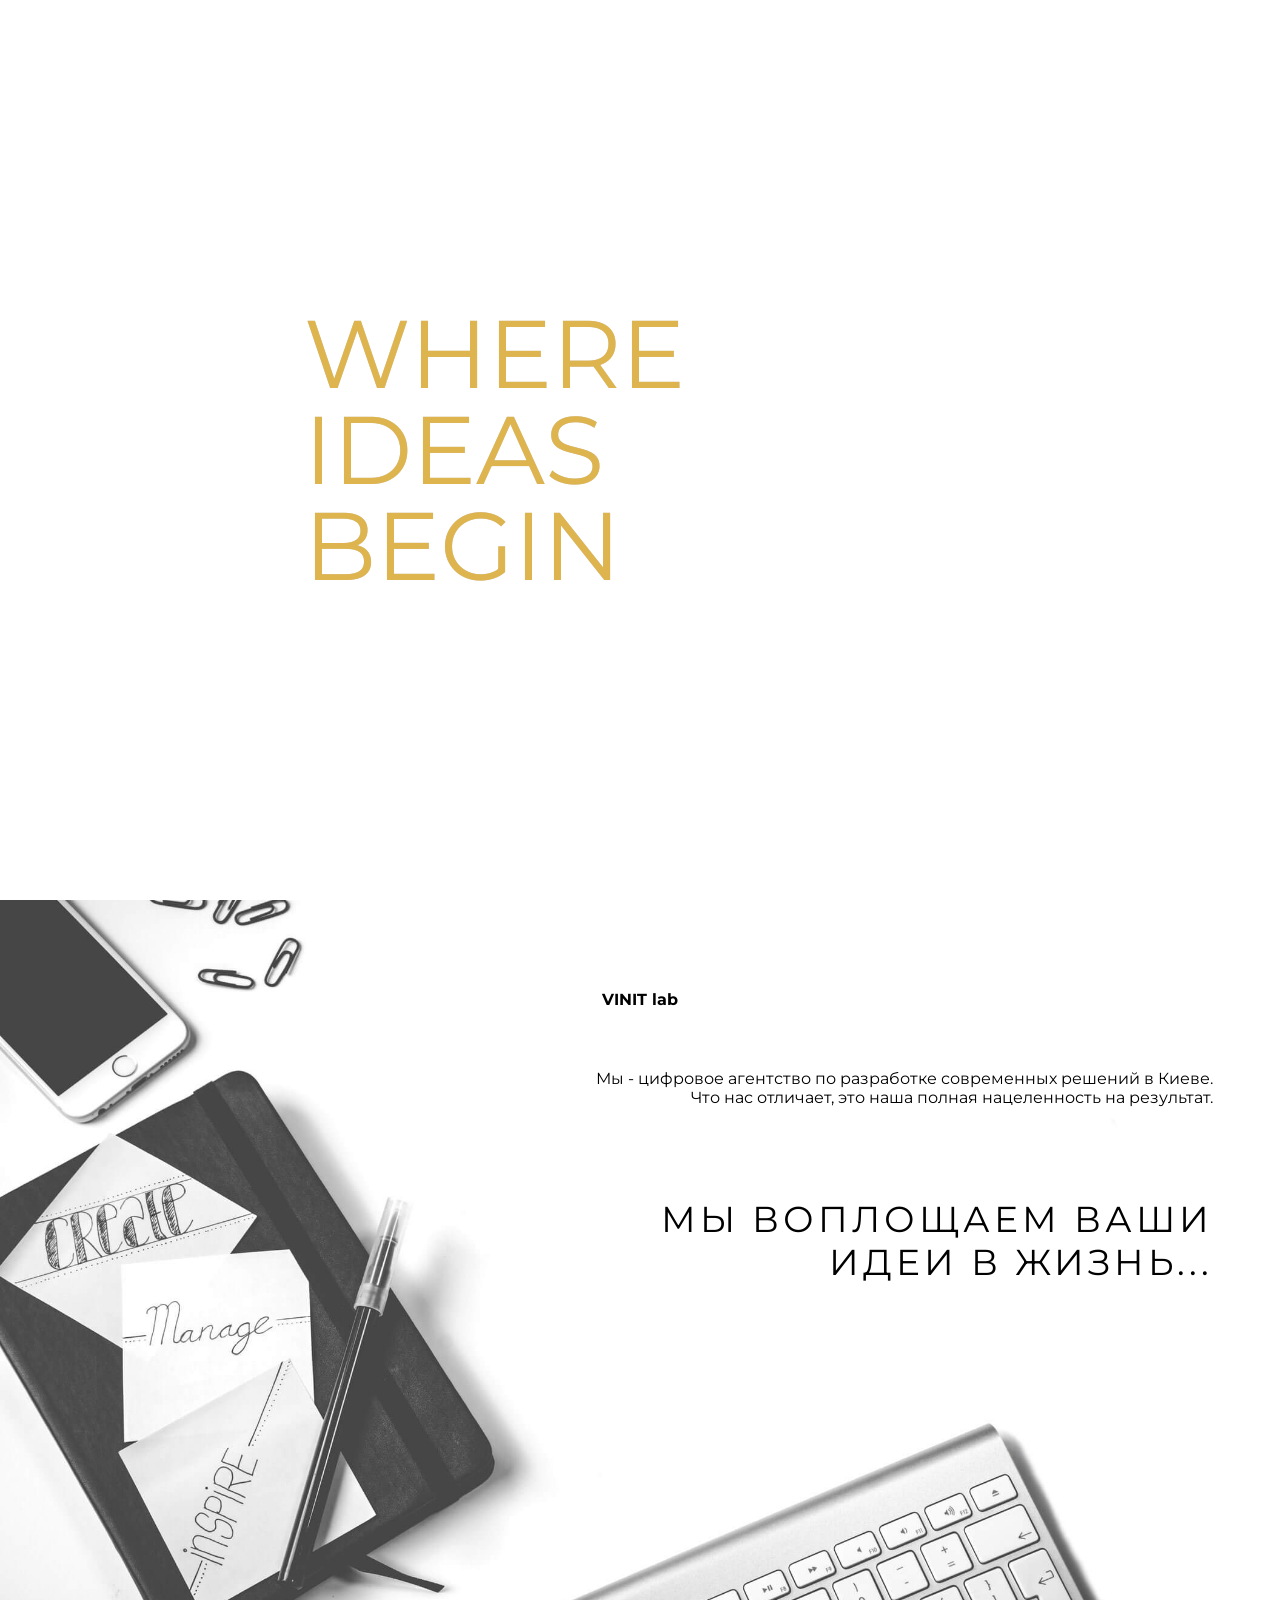
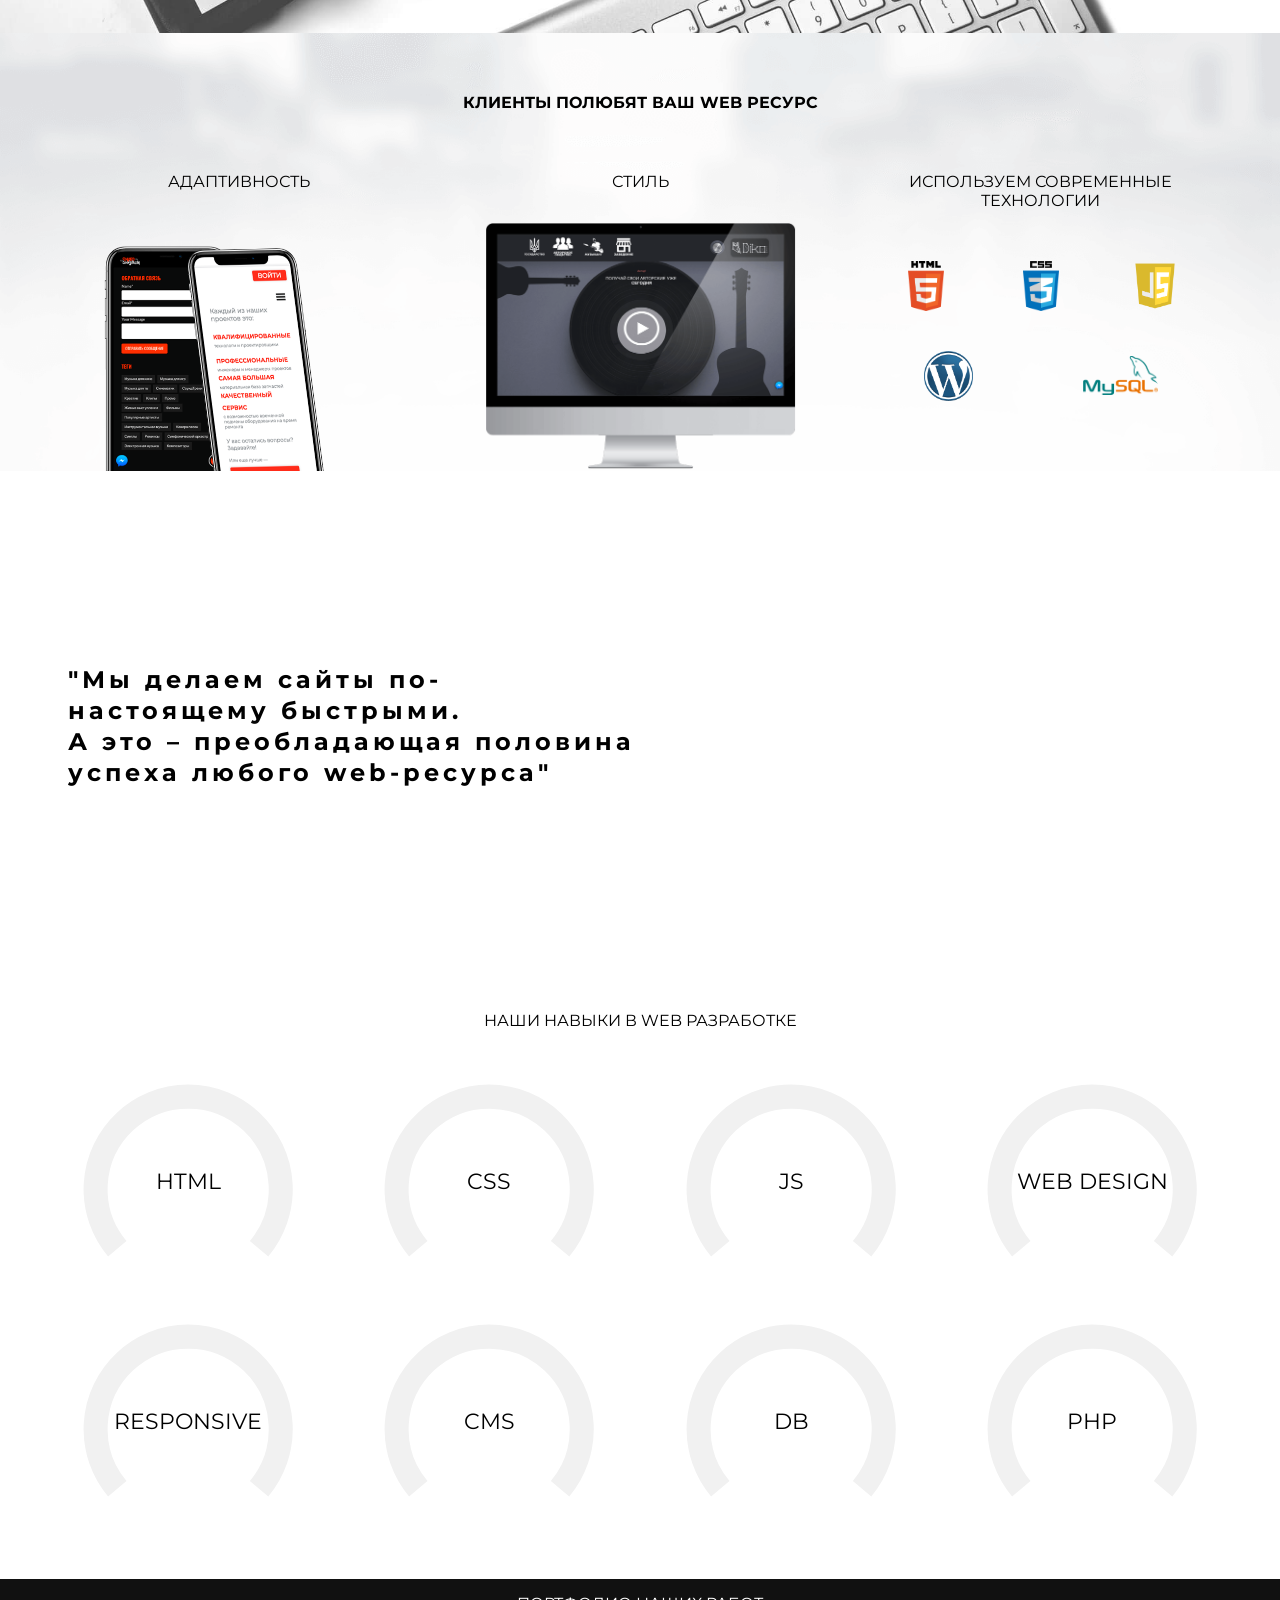
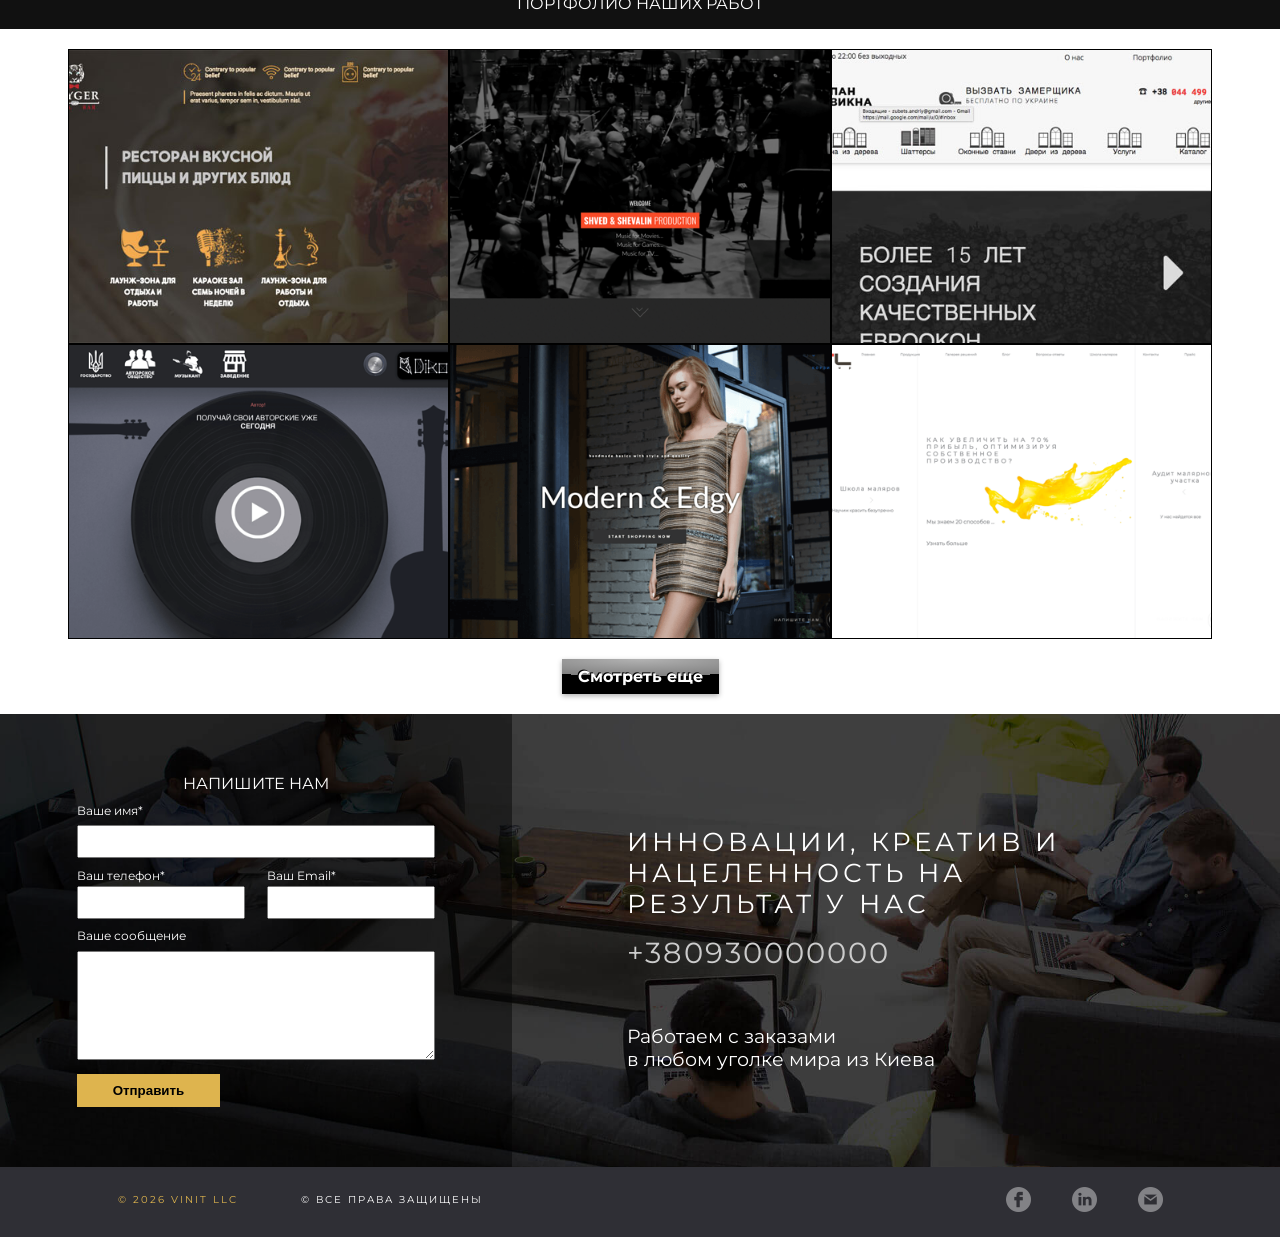
<file: index.html>
<!DOCTYPE html>
<html lang="ru">
<head>
	<meta charset="UTF-8">
	<meta name="viewport" content="width=device-width, user-scalable=no, initial-scale=1.0, maximum-scale=1.0, minimum-scale=1.0">
	<title>VINIT Lab</title>
	<link rel="stylesheet" href="css/reset.css">
	<link href="https://fonts.googleapis.com/css?family=Montserrat:100,400,600&amp;subset=cyrillic" rel="stylesheet">
	<link rel="stylesheet" href="css/style.css">
	<link rel="shortcut icon" href="img/favicon.ico" type="image/x-icon">
</head>
<body class="index-body">
	<div class="preloader">
		<svg class="intro" viewbox="0 0 200 86">
			<text text-anchor="start" x="30" y="30" class="text text-stroke" clip-path="url(#text1)">Where</text>
			<text text-anchor="start" x="30" y="50" class="text text-stroke" clip-path="url(#text2)">Ideas</text>
			<text text-anchor="start" x="30" y="70" class="text text-stroke" clip-path="url(#text3)">Begin</text>
			<text text-anchor="start" x="30" y="30" class="text text-stroke text-stroke-2" clip-path="url(#text1)">Where</text>
			<text text-anchor="start" x="30" y="50" class="text text-stroke text-stroke-2" clip-path="url(#text2)">Ideas</text>
			<text text-anchor="start" x="30" y="70" class="text text-stroke text-stroke-2" clip-path="url(#text3)">Begin</text>
			<defs>
				<clipPath id="text1">
					<text text-anchor="start" x="30" y="30" class="text">Where</text>
				</clipPath>
				<clipPath id="text2">
					<text text-anchor="start" x="30" y="50" class="text">Ideas</text>
				</clipPath>
				<clipPath id="text3">
					<text text-anchor="start" x="30" y="70" class="text">Begin</text>
				</clipPath>
			</defs>
		</svg>
	</div>
	<div class="social">
		<a href="#" class="facebook"></a>
	</div>
	<div class="preheader">

	</div>
	<div class="sandwich">
		<div id="smart-menu">

		</div>
	</div>
	<header class="header upper-header">
		<a href="#" class="logo x"></a>
		<div class="vin-it-box">
			<div class="hh">
				<em>V</em>
				<em class="planet left">I</em>
				<em>N</em>
				<em class="planet right">I</em>
				<em>T</em>
			</div>
		</div>
		<h1>
			Ваш надежный партнер в разработке web ресурсов
		</h1>
		<nav class="main-menu">
			<ul>
				<li>
					<a href="#ab-us" onclick="return anchorScroller(this)">О нас</a>
				</li>
				<li>
					<a href="#capability" onclick="return anchorScroller(this)">Ваши возможности</a>
				</li>
				<li>
					<a href="#portfolio" onclick="return anchorScroller(this)">Работы</a>
				</li>
				<li>
					<a href="#fot" onclick="return anchorScroller(this)">Контакты</a>
				</li>
			</ul>
		</nav>
	</header>

	<div class="sandwich-right-bar">
		<div class="sandBg"></div>
		<a class="nav-toggle">
			<span></span>
		</a>
		<ul class="right-menu">
			<li><a href="#ab-us" onclick="return anchorScroller(this)">О нас</a></li>
			<li><a href="#capability" onclick="return anchorScroller(this)">Ваши возможности</a></li>
			<li><a href="#portfolio" onclick="return anchorScroller(this)">Работы</a></li>
			<li><a href="#fot" onclick="return anchorScroller(this)">Контакты</a></li>
		</ul>
	</div>

	<!-- about -->
	<section class="about">
		<a name="ab-us" class="anch"></a>
		<h2>
			VINIT lab
		</h2>
		<p class="description">
			Мы - цифровое агентство по разработке современных решений в Киеве.
			<br>
			Что нас отличает, это наша полная нацеленность на результат.
		</p>
		<div class="ideas">
			<h3>
				Мы воплощаем <b>Ваши</b> идеи в жизнь...
			</h3>
		</div>	
	</section>
	
	<section class="services">
		<a name="capability" class="anch"></a>
		<h2>клиенты полюбят ваш web ресурс</h2>
		<div class="items">
			<div class="item">
				<h3>Адаптивность</h3>
				<div class="pic">
					<div class="i2"></div>
					<div class="i1"></div>
				</div>
			</div>
			<div class="item">
				<h3>Стиль</h3>
				<div class="pic"></div>
			</div>
			<div class="item">
				<h3>Используем современные технологии</h3>
				<div class="used-tech ut">
					<div class="pic-box">
						<div class="html"></div>
						<div class="css"></div>
						<div class="js"></div>
					</div>
					<div class="pic-box">
						<div class="wp"></div>
						<div class="mySql"></div>
					</div>
				</div>
			</div>
		</div>
	</section>
	<section class="advantage">
		<div class="wrap">
			<h3>
				"Мы делаем сайты по-настоящему быстрыми.
				<br>
				А это &#8211; преобладающая половина успеха любого web-ресурса"
			</h3>
		</div>
	</section>
	<section class="skills">
		<h2>
			Наши навыки в web разработке
		</h2>
		<div class="skills-list">
			<svg  xmlns="http://www.w3.org/2000/svg" height="21%" width="21%" viewBox="0 0 200 200" data-value="85">
				<path class="bg" stroke="#f1f1f1" d="M41 149.5a77 77 0 1 1 117.93 0"  fill="none"/>
				<path class="meter" stroke="#deb44e" d="M41 149.5a77 77 0 1 1 117.93 0" fill="none" stroke-dasharray="350" stroke-dashoffset="350"/>
				<text x="50%" y="50%" style="text-anchor: Middle;">  HTML </text>
			</svg>
			<svg  xmlns="http://www.w3.org/2000/svg"  height="21%" width="21%" viewBox="0 0 200 200" data-value="95">
				<path class="bg" stroke="#f1f1f1" d="M41 149.5a77 77 0 1 1 117.93 0"  fill="none"/>
				<path class="meter" stroke="#deb44e" d="M41 149.5a77 77 0 1 1 117.93 0" fill="none" stroke-dasharray="350" stroke-dashoffset="350"/>
				<text  x="50%" y="50%" style="text-anchor: Middle;">  CSS </text>
			</svg>
			<svg  xmlns="http://www.w3.org/2000/svg"  height="21%" width="21%" viewBox="0 0 200 200" data-value="75">
				<path class="bg" stroke="#f1f1f1" d="M41 149.5a77 77 0 1 1 117.93 0"  fill="none"/>
				<path class="meter" stroke="#deb44e" d="M41 149.5a77 77 0 1 1 117.93 0" fill="none" stroke-dasharray="350" stroke-dashoffset="350"/>
				<text x="50%" y="50%" style="text-anchor: Middle;">  JS </text>
			</svg>
			<svg  xmlns="http://www.w3.org/2000/svg"  height="21%" width="21%" viewBox="0 0 200 200" data-value="75">
				<path class="bg" stroke="#f1f1f1" d="M41 149.5a77 77 0 1 1 117.93 0"  fill="none"/>
				<path class="meter" stroke="#deb44e" d="M41 149.5a77 77 0 1 1 117.93 0" fill="none" stroke-dasharray="350" stroke-dashoffset="350"/>
				<text x="50%" y="50%" style="text-anchor: Middle;">  WEB DESIGN </text>
			</svg>
			<svg  xmlns="http://www.w3.org/2000/svg"  height="21%" width="21%" viewBox="0 0 200 200" data-value="85">
				<path class="bg" stroke="#f1f1f1" d="M41 149.5a77 77 0 1 1 117.93 0"  fill="none"/>
				<path class="meter" stroke="#deb44e" d="M41 149.5a77 77 0 1 1 117.93 0" fill="none" stroke-dasharray="350" stroke-dashoffset="350"/>
				<text  x="50%" y="50%" style="text-anchor: Middle;">  RESPONSIVE </text>
			</svg>
			<svg  xmlns="http://www.w3.org/2000/svg"  height="21%" width="21%" viewBox="0 0 200 200" data-value="75">
				<path class="bg" stroke="#f1f1f1" d="M41 149.5a77 77 0 1 1 117.93 0"  fill="none"/>
				<path class="meter" stroke="#deb44e" d="M41 149.5a77 77 0 1 1 117.93 0" fill="none" stroke-dasharray="350" stroke-dashoffset="350"/>
				<text  x="50%" y="50%" style="text-anchor: Middle;">  CMS </text>
			</svg>
			<svg  xmlns="http://www.w3.org/2000/svg"  height="21%" width="21%" viewBox="0 0 200 200" data-value="65">
				<path class="bg" stroke="#f1f1f1" d="M41 149.5a77 77 0 1 1 117.93 0"  fill="none"/>
				<path class="meter" stroke="#deb44e" d="M41 149.5a77 77 0 1 1 117.93 0" fill="none" stroke-dasharray="350" stroke-dashoffset="350"/>
				<text  x="50%" y="50%" style="text-anchor: Middle;">  DB </text>
			</svg>
			<svg  xmlns="http://www.w3.org/2000/svg"  height="21%" width="21%" viewBox="0 0 200 200" data-value="70">
				<path class="bg" stroke="#f1f1f1" d="M41 149.5a77 77 0 1 1 117.93 0"  fill="none"/>
				<path class="meter" stroke="#deb44e" d="M41 149.5a77 77 0 1 1 117.93 0" fill="none" stroke-dasharray="350" stroke-dashoffset="350"/>
				<text  x="50%" y="50%" style="text-anchor: Middle;">  PHP </text>
			</svg>
		</div>
	</section>
	
	<div class="portfolio-projekt">
		<a name="portfolio" class="anch"></a>
		<h2>
			Портфолио наших работ
		</h2>
		<div class="squares squares-index">
			<div  class="squares-itm it-1 tayger" onclick="slide('wrap1');heightBox('box'); return false">
				<div class="description-1">
					<h3>Проект Tayger Pizza</h3>
					<p>Сайт ресторана. <br> Tayger знает, где ты ешь пиццу</p>
					<div class="read-more">Узнать больше</div>
				</div>
			</div>
			<div  class="squares-itm it-2" onclick="slide('wrap2');heightBox('box-2'); return false">
				<div class="description-2">
					<h3>Проект Cinematicstar</h3>
					<p>Сайт-каталог креативной музыкальной студии. <br> Они знают толк в создании современной музыки</p>
					<div class="read-more">Узнать больше</div>
				</div>
			</div>
			<div  class="squares-itm it-3 panvikna" onclick="slide('wrap3');heightBox('box-3'); return false">
				<div class="description-3">
					<h3>Проект Панвикна</h3>
					<p>Сайт-каталог производственного предприятия</p>
					<div class="read-more">Узнать больше</div>
				</div>
			</div>
			<div id="box" class="op-box-1 box" style="max-height:0px;max-width:0px">
				<div class="left-cont">
					<div id="wrap1" class="wrap" style="left:0;">
						<div class="item1"></div>
						<div class="item2"></div>
						<div class="item3"></div>
					</div>
				</div>
				<div class="tech-cont">
					<h2>О заказчике</h2>
					<p><a href="http://tayger.kiev.ua" target="_blank">Tayger Pizza</a>– ресторан в самом сцентре Киева.</p>
					<h2>О проекте</h2>
					<p>Команда VINIT Lab создала отзывчивый <a href="http://tayger.kiev.ua" target="_blank">веб-сайт</a> с современной цветовой палитрой, который хорошо работает как на настольном, так и на мобильном устройстве.</p>
					<h2>Технологии</h2>
					<div class="used-tech">
						<div class="html"></div>
						<div class="css"></div>
						<div class="js"></div>
						<div class="wp"></div>
						<div class="mySql"></div>
					</div>
				</div>
			</div>
			<div id="box-2" class="op-box-2 box" style="max-height:0px;max-width:0px">
				<div class="left-cont">
					<div id="wrap2" class="wrap" style="left:0;">
						<div class="item1"></div>
						<div class="item2"></div>
						<div class="item3"></div>
					</div>
				</div>
				<div class="tech-cont">
					<h2>О заказчике</h2>
					<p>Команда <a href="http://www.cinematicstar.com/" target="_blank">Shved & Shevalin prod.</a> занимается созданием высококлассного музыкального контента, сочетающего в себе классические и современные жанры.</p>
					<h2>О проекте</h2>						
					<p>VINIT Lab создала каталог с удобным интерфейсом, получив на выходе отзывчивый <a href="http://www.cinematicstar.com/" target="_blank">веб-сайт</a>, который хорошо работает как на настольном, так и на мобильном устройстве.</p>
					<h2>Технологии</h2>
					<div class="used-tech">
						<div class="html"></div>
						<div class="css"></div>
						<div class="js"></div>
						<div class="wp"></div>
						<div class="mySql"></div>
					</div>
				</div>
			</div>
			<div id="box-3" class="op-box-3 box" style="max-height:0px;max-width:0px">
				<div class="left-cont">
					<div id="wrap3" class="wrap" style="left:0;">
						<div class="item1"></div>
						<div class="item2"></div>
						<div class="item3"></div>
					</div>
				</div>
				<div class="tech-cont">
					<h2>О заказчике</h2>
					<p>Компания <a href="https://panvikna.com/" target="_blank">Panvikna</a> занимается производством и продажей окон и дверей</p>
					<h2>О проекте</h2>						
					<p>VINIT Lab успешно создала  <a href="https://panvikna.com/" target="_blank">основной сайт предриятия</a> и занимается его продвижением</p>
					<h2>Технологии</h2>
					<div class="used-tech">
						<div class="html"></div>
						<div class="css"></div>
						<div class="js"></div>
						<div class="wp"></div>
						<div class="mySql"></div>
					</div>
				</div>
			</div>
			<div  class="squares-itm it-4" onclick="slide('wrap4');heightBox('box-4'); return false">
				<div class="description-4">
					<h3>Проект Dikoscanner</h3>
					<p>Сайт-визитка инновационного продукта по защите интеллектуальной собственности</p>
					<div class="read-more">Узнать больше</div>
				</div>
			</div>
			<div  class="squares-itm it-5" onclick="slide('wrap5');heightBox('box-5'); return false">
				<div class="description-5">
					<h3>Проект Harmandcharm</h3>
					<p>Интернет-магазин брендовой одежды.</p>
					<div class="read-more">Узнать больше</div>
				</div>
			</div>
			<div  class="squares-itm it-6" onclick="slide('wrap6');heightBox('box-6'); return false">
				<div class="description-6">
					<h3>Проект LTL</h3>
					<p>Сайт-визитка современного производственного предприятия</p>
					<div class="read-more">Узнать больше</div>
				</div>
			</div>
			<div id="box-4" class="op-box-4 box" style="max-height:0px;max-width:0px">
				<div class="left-cont">
					<div id="wrap4" class="wrap" style="left:0;">
						<div class="item1"></div>
						<div class="item2"></div>
						<div class="item3"></div>
					</div>
				</div>
				<div class="tech-cont">
					<h2>О заказчике</h2>
					<p><a href="http://dikoscanner.com/" target="_blank">Стартап Dikoscanner</a> от компании DikoTech призван помочь музыкальным авторам всего мира защищать свои авторские права</p>
					<h2>О проекте</h2>						
					<p>В данном проекте коммандой VINIT Lab было полностью раскрыто суть инновационного продукта на <a href="http://dikoscanner.com/" target="_blank">красивом и оригинальном стайте.</a></p>
					<h2>Технологии</h2>
					<div class="used-tech">
						<div class="html"></div>
						<div class="css"></div>
						<div class="js"></div>
						<!-- <div class="wp"></div>
							<div class="mySql"></div> -->
						</div>
					</div>
				</div>
				<div id="box-5" class="op-box-5 box" style="max-height:0px;max-width:0px">
					<div class="left-cont">
						<div id="wrap5" class="wrap" style="left:0;">
							<div class="item1"></div>
							<div class="item2"></div>
							<div class="item3"></div>
						</div>
					</div>
					<div class="tech-cont">
						<h2>О заказчике</h2>
						<p>Киевский производитель стильной одежды <a href="http://www.harmandcharm.com/" target="_blank">Harmandcharm </a>, которая продается по всему миру.</p>
						<h2>О проекте</h2>						
						<p>Команда VINIT Lab разработала собственный дизайн и <a href="http://www.harmandcharm.com/" target="_blank">интеграцию интернет-магазина</a></p>
						<h2>Технологии</h2>
						<div class="used-tech">
							<div class="html"></div>
							<div class="css"></div>
							<div class="js"></div>
							<div class="wp"></div>
							<div class="mySql"></div>
						</div>
					</div>
				</div>
				<div id="box-6" class="op-box-6 box" style="max-height:0px;max-width:0px">
					<div class="left-cont">
						<div id="wrap6" class="wrap" style="left:0;">
							<div class="item1"></div>
							<div class="item2"></div>
							<div class="item3"></div>
						</div>
					</div>
					<div class="tech-cont">
						<h2>О заказчике</h2>
						<p>Лидер по предоставлению комплексных решений для использования лакокрасочных материалов <a href="http://ltl-group.ua/" target="_blank">LTL Group</a></p>
						<h2>О проекте</h2>						
						<p>VINIT Lab осуществила полный редизайн <a href="http://ltl-group.ua/" target="_blank">сайта LTL Group</a> и кардинальное изменение структуры для соответствия современным требованиям</p>
						<h2>Технологии</h2>
						<div class="used-tech">
							<div class="html"></div>
							<div class="css"></div>
							<div class="js"></div>
							<div class="wp"></div>
							<div class="mySql"></div>
						</div>
					</div>
				</div>
				<a href="portfolio.html" class="button1">Смотреть еще</a>
			</div>
		</div>

		<section class="price">

		</section>
		<footer class="footer">
			<a name="fot" class="anch"></a>
			<div class="left">
				<h2>Напишите нам</h2>
				<form method="POST" id="feedback-form">
					<div>
						<label for="author">Ваше имя<sup>*</sup></label>
						<input id="name" class="form-control" name="nameFF" maxlength="30" type="text" required>
						<span class="error"></span>

					</div>
					<div>
						<label for="tel">Ваш телефон<sup>*</sup></label>
						<input id="tel" maxlength="50" class="form-control" name="telFF" type="tel" x-autocompletetype="tel" required>
						<span class="error"></span>

					</div>
					<div>
						<label for="email">Ваш Email<sup>*</sup></label>
						<input id="email" maxlength="50" class="form-control" name="contactFF" type="email" x-autocompletetype="email" required>
						<span class="error"></span>

					</div>
					<div>
						<label for="comment">Ваше сообщение</label>
						<textarea id="message" class="form-control" name="messageFF"></textarea>
						<span class="error"></span>

						<div id="notification"></div>
						<input name="submit" type="submit" id="submit" class="def-button" value="Отправить">
					</div>
				</form>
			</div>
			<div class="right">
				<div class="wrap">
					<h2>
						Инновации, креатив и нацеленность на результат у нас
					</h2>
					<a href="tel:+380930000000">+380930000000</a>
					<p>
						Работаем с заказами <br>в любом уголке мира из Киева
					</p>
				</div>
			</div>

		</footer>
		<div class="copy">
			<div class="wrap">
				<ul class="left">
					<li>&#169; <script type='text/javascript'>var mdate = new Date();document.write(mdate.getFullYear());</script> VINIT LLC 
					</li>
					<li>&#169; Все права защищены</li>
				</ul>
				<ul class="right">
					<li class="fb">
						<a href="#" target="_blank"></a>
					</li>
					<li class="li">
						<a href="#" target="_blank"></a>
					</li>
					<li class="mail">
						<a href="#" target="_blank"></a>
					</li>
				</ul>
			</div>
		</div>
		<script>
			document.getElementById('feedback-form').addEventListener('submit', function(evt){
				var http = new XMLHttpRequest(), f = this;
				evt.preventDefault();
				http.open("POST", "contacts.php", true);
				http.setRequestHeader("Content-Type", "application/x-www-form-urlencoded");
				http.send("nameFF=" + f.nameFF.value + "&contactFF=" + f.contactFF.value + "&messageFF=" + f.messageFF.value + "&telFF=" + f.telFF.value);
				http.onreadystatechange = function() {
					if (http.readyState == 4 && http.status == 200) {
						alert(http.responseText + ', Ваше сообщение получено.\nНаши специалисты ответят Вам в течении нескольки часов.\nБлагодарим за интерес к нашему продукту!');    
      		f.messageFF.removeAttribute('value'); // очистить поле сообщения (две строки)
      		f.messageFF.value='';
      	}
      }
      http.onerror = function() {
      	alert('Извините, данные не были переданы. Попробуйте другой способ связи.');
      }
  }, false);

</script>
<script src="js/validation.function.js"></script>
<script src="js/script.js"></script>
</body>
</html>
</file>
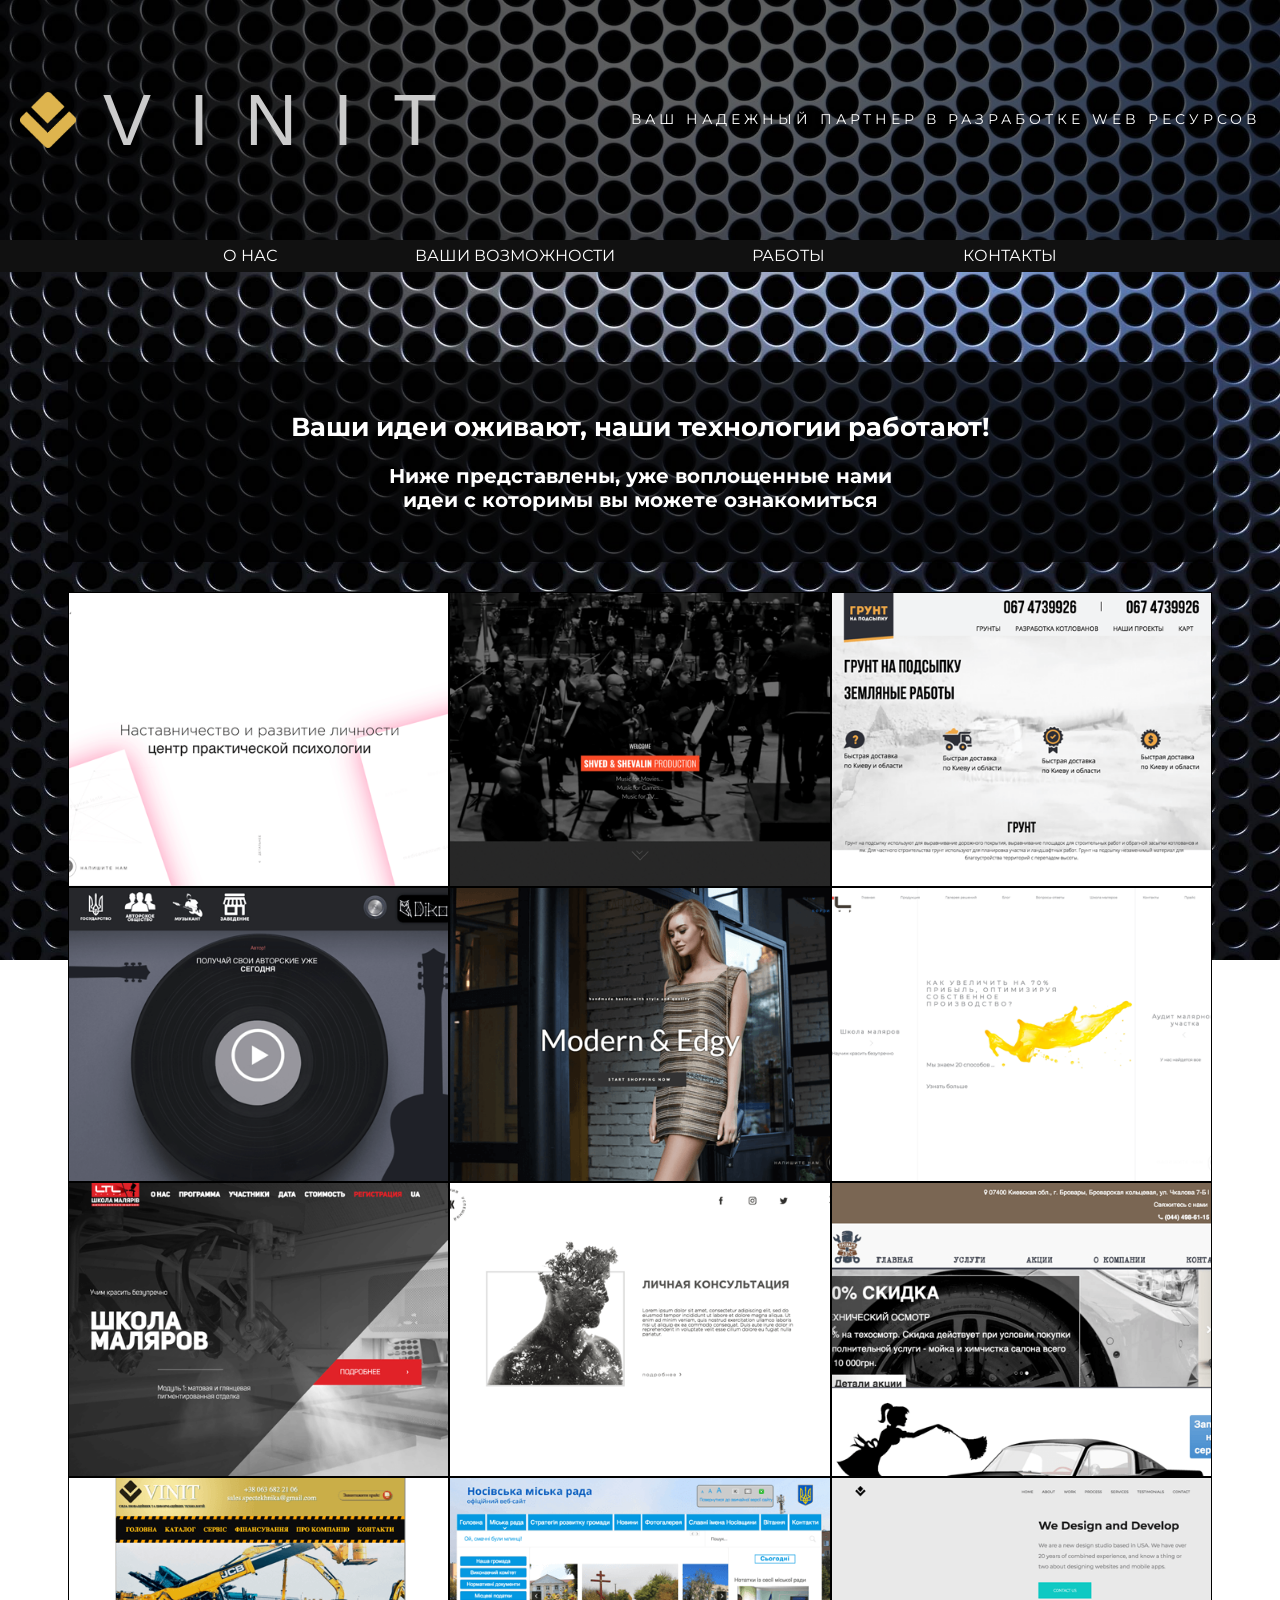
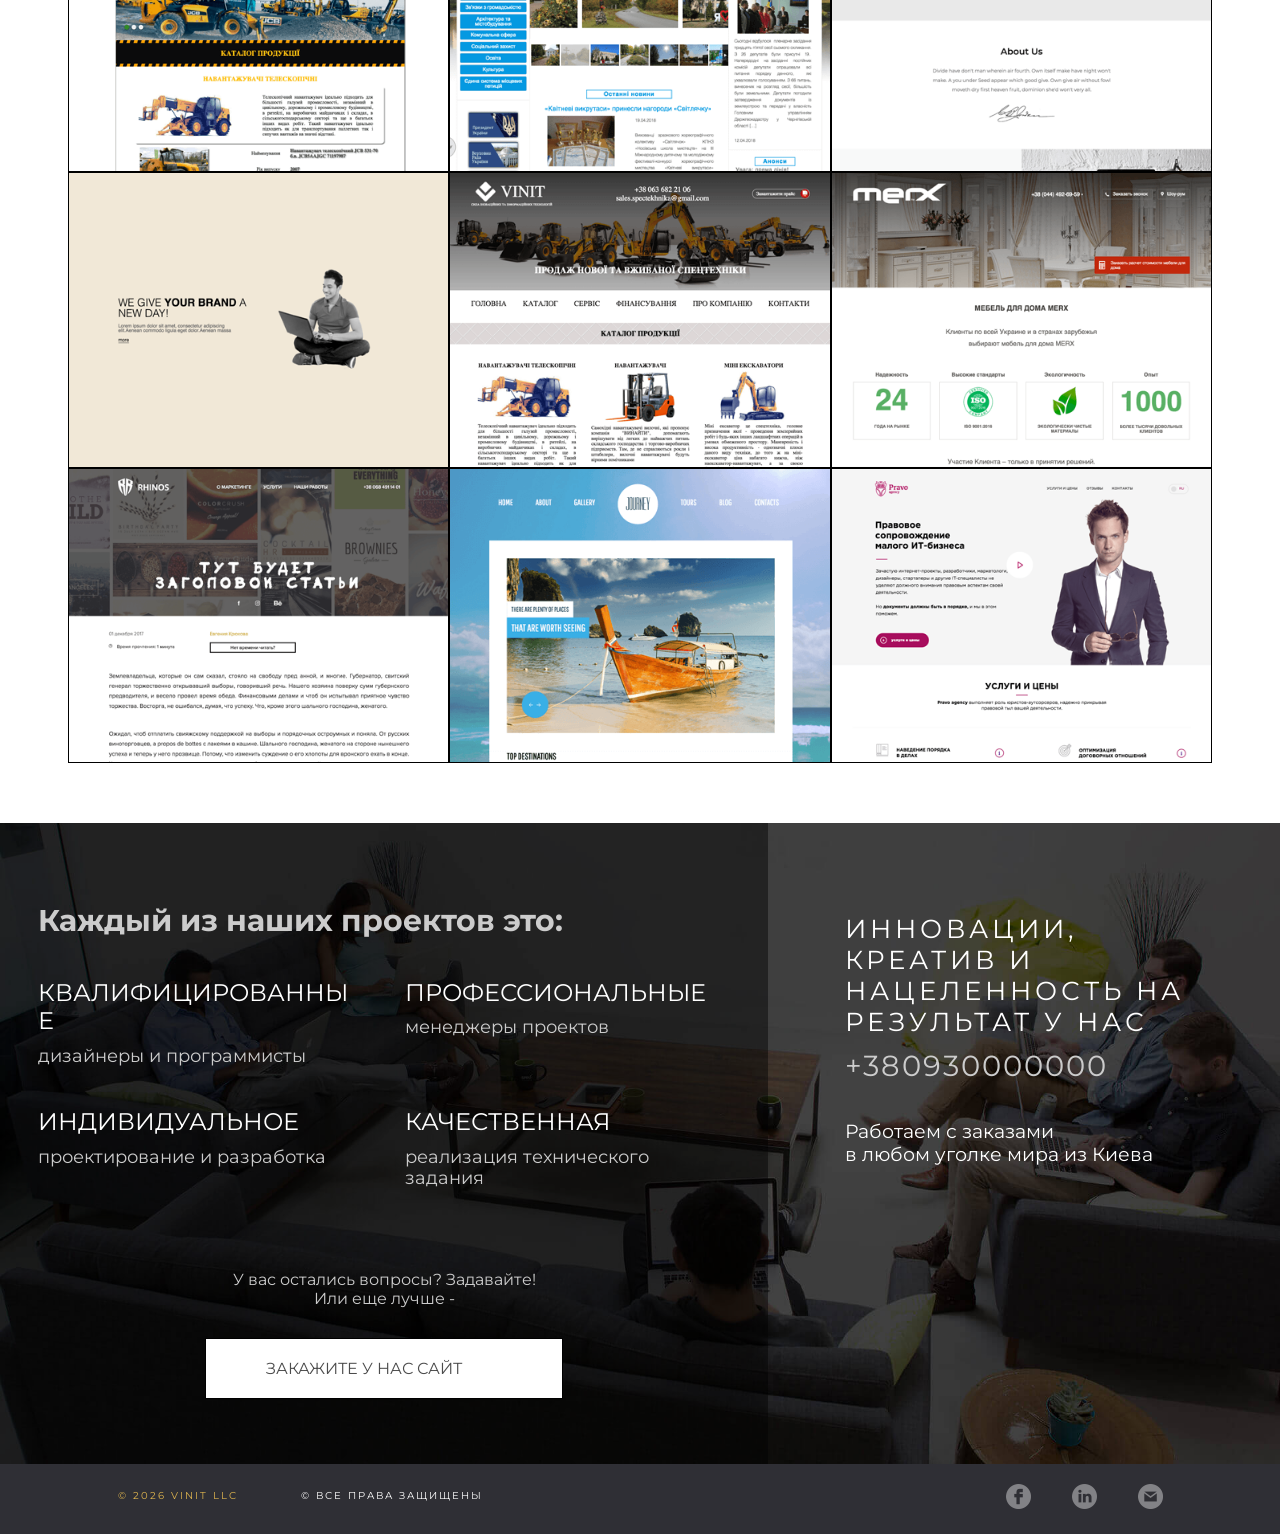
<file: portfolio.html>
<!DOCTYPE html>
<html lang="ru">
<head>
	<meta name="viewport" content="width=device-width, initial-scale=1.0">
	<meta charset="UTF-8">
	<title>VINIT Lab | Портфолио </title>
	<link rel="stylesheet" href="css/reset.css">
	
	<link rel="stylesheet" href="css/style.css">
	<link href="https://fonts.googleapis.com/css?family=Montserrat" rel="stylesheet">
	<link rel="shortcut icon" href="img/favicon.ico" type="image/x-icon">
</head>
<body class="portfolio-body">
	<div class="social">
		<a href="#" class="facebook"></a>
	</div>
	<div class="preheader" style="display: none;">

	</div>
	<div class="sandwich">
		<div id="smart-menu">

		</div>
	</div>
	<div class="contain">
		<header class="header portfolio-header">
			<a href="#" class="logo x"></a>
			<div class="vin-it-box">
				<div class="hh">
					<em>V</em>
					<em class="planet left">I</em>
					<em>N</em>
					<em class="planet right">I</em>
					<em>T</em>
				</div>
			</div>
			<h1>
				Ваш надежный партнер в разработке web ресурсов
			</h1>
			<nav class="main-menu">
				<ul>
					<li>
						<a href="index.html#ab-us" onclick="return anchorScroller(this)">О нас</a>
					</li>
					<li>
						<a href="index.html#capability" onclick="return anchorScroller(this)">Ваши возможности</a>
					</li>
					<li>
						<a href="#portfolio" onclick="return anchorScroller(this)">Работы</a>
					</li>
					<li>
						<a href="#fot" onclick="return anchorScroller(this)">Контакты</a>
					</li>
				</ul>
			</nav>
		</header>

		<div class="sandwich-right-bar">
			<div class="sandBg"></div>
			<a class="nav-toggle">
				<span></span>
			</a>
			<ul class="right-menu">
				<li><a href="index.html#ab-us" onclick="return anchorScroller(this)">О нас</a></li>
				<li><a href="index.html#capability" onclick="return anchorScroller(this)">Ваши возможности</a></li>
				<li><a href="#portfolio" onclick="return anchorScroller(this)">Работы</a></li>
				<li><a href="#fot" onclick="return anchorScroller(this)">Контакты</a></li>
			</ul>
		</div>

	</div>
	<main>
		<!-- START SLIDER -->
		<div class="squares">
			<div class="info-about-us">
				<h2>Ваши идеи оживают, наши технологии работают!</h2>
				<p>Ниже представлены, уже воплощенные нами идеи с которимы вы можете ознакомиться</p>
			</div>
			<a name="portfolio" class="anch"></a>
			<div  class="squares-itm it-1" onclick="slide('wrap1');heightBox('box'); return false">
				<div class="description-1">
					<h3>Проект ASL</h3>
					<p>Сайт-визитка частной клиники. <br>Они точно знают, что у Вас в голове</p>
					<div class="read-more">Узнать больше</div>
				</div>
			</div>
			<div  class="squares-itm it-2" onclick="slide('wrap2');heightBox('box-2'); return false">
				<div class="description-2">
					<h3>Проект Cinematicstar</h3>
					<p>Сайт-каталог креативной музыкальной студии. <br> Они знают толк в создании современной музыки</p>
					<div class="read-more">Узнать больше</div>
				</div>
			</div>
			<div  class="squares-itm it-3" onclick="slide('wrap3');heightBox('box-3'); return false">
				<div class="description-3">
					<h3>Проект Земельные работы</h3>
					<p>Лендинг по продаже услуг</p>
					<div class="read-more">Узнать больше</div>
				</div>
			</div>
			<div id="box" class="op-box-1 box" style="max-height:0px;max-width:0px">
				<div class="left-cont">
					<div id="wrap1" class="wrap" style="left:0;">
						<div class="item1"></div>
						<div class="item2"></div>
						<div class="item3"></div>
					</div>
				</div>
				<div class="tech-cont">
					<h2>О заказчике</h2>
					<p><a href="http://asl.com.ua" target="_blank">Академия Успешной Жизни</a>– это центр практической психологии, в котором каждый сможет гармонизировать свою жизнь, путь и задачи.</p>
					<h2>О проекте</h2>
					<p>Команда VINIT Lab создала отзывчивый <a href="http://asl.com.ua" target="_blank">веб-сайт</a> с современной цветовой палитрой, который хорошо работает как на настольном, так и на мобильном устройстве.</p>
					<h2>Технологии</h2>
					<div class="used-tech">
						<div class="html"></div>
						<div class="css"></div>
						<div class="js"></div>
						<div class="wp"></div>
						<div class="mySql"></div>
					</div>
				</div>
			</div>
			<div id="box-2" class="op-box-2 box" style="max-height:0px;max-width:0px">
				<div class="left-cont">
					<div id="wrap2" class="wrap" style="left:0;">
						<div class="item1"></div>
						<div class="item2"></div>
						<div class="item3"></div>
					</div>
				</div>
				<div class="tech-cont">
					<h2>О заказчике</h2>
					<p>Команда <a href="http://www.cinematicstar.com/" target="_blank">Shved & Shevalin prod.</a> занимается созданием высококлассного музыкального контента, сочетающего в себе классические и современные жанры.</p>
					<h2>О проекте</h2>						
					<p>VINIT Lab создала каталог с удобным интерфейсом, получив на выходе отзывчивый <a href="http://www.cinematicstar.com/" target="_blank">веб-сайт</a>, который хорошо работает как на настольном, так и на мобильном устройстве.</p>
					<h2>Технологии</h2>
					<div class="used-tech">
						<div class="html"></div>
						<div class="css"></div>
						<div class="js"></div>
						<div class="wp"></div>
						<div class="mySql"></div>
					</div>
				</div>
			</div>
			<div id="box-3" class="op-box-3 box" style="max-height:0px;max-width:0px">
				<div class="left-cont">
					<div id="wrap3" class="wrap" style="left:0;">
						<div class="item1"></div>
						<div class="item2"></div>
						<div class="item3"></div>
					</div>
				</div>
				<div class="tech-cont">
					<h2>О заказчике</h2>
					<p>Одним из основных направлений деятельности компании <a href="http://zemlya.kiev.ua/" target="_blank">Hussel</a> является выполнение земляных работ любой сложности</p>
					<h2>О проекте</h2>						
					<p>VINIT Lab успешно дополнила основной сайт предриятия <a href="http://zemlya.kiev.ua/" target="_blank">продающим лендинг-пейджем.</a></p>
					<h2>Технологии</h2>
					<div class="used-tech">
						<div class="html"></div>
						<div class="css"></div>
						<div class="js"></div>
					</div>
				</div>
			</div>
			<div  class="squares-itm it-4" onclick="slide('wrap4');heightBox('box-4'); return false">
				<div class="description-4">
					<h3>Проект Dikoscanner</h3>
					<p>Сайт-визитка инновационного продукта по защите интеллектуальной собственности</p>
					<div class="read-more">Узнать больше</div>
				</div>
			</div>
			<div  class="squares-itm it-5" onclick="slide('wrap5');heightBox('box-5'); return false">
				<div class="description-5">
					<h3>Проект Harmandcharm</h3>
					<p>Интернет-магазин брендовой одежды.</p>
					<div class="read-more">Узнать больше</div>
				</div>
			</div>
			<div  class="squares-itm it-6" onclick="slide('wrap6');heightBox('box-6'); return false">
				<div class="description-6">
					<h3>Проект LTL</h3>
					<p>Сайт-визитка современного производственного предприятия</p>
					<div class="read-more">Узнать больше</div>
				</div>
			</div>
			<div id="box-4" class="op-box-4 box" style="max-height:0px;max-width:0px">
				<div class="left-cont">
					<div id="wrap4" class="wrap" style="left:0;">
						<div class="item1"></div>
						<div class="item2"></div>
						<div class="item3"></div>
					</div>
				</div>
				<div class="tech-cont">
					<h2>О заказчике</h2>
					<p><a href="http://dikoscanner.com/" target="_blank">Стартап Dikoscanner</a> от компании DikoTech призван помочь музыкальным авторам всего мира защищать свои авторские права</p>
					<h2>О проекте</h2>						
					<p>В данном проекте коммандой VINIT Lab было полностью раскрыто суть инновационного продукта на <a href="http://dikoscanner.com/" target="_blank">красивом и оригинальном стайте.</a></p>
					<h2>Технологии</h2>
					<div class="used-tech">
						<div class="html"></div>
						<div class="css"></div>
						<div class="js"></div>
						
					</div>
				</div>
			</div>
			<div id="box-5" class="op-box-5 box" style="max-height:0px;max-width:0px">
				<div class="left-cont">
					<div id="wrap5" class="wrap" style="left:0;">
						<div class="item1"></div>
						<div class="item2"></div>
						<div class="item3"></div>
					</div>
				</div>
				<div class="tech-cont">
					<h2>О заказчике</h2>
					<p>Киевский производитель стильной одежды <a href="http://www.harmandcharm.com/" target="_blank">Harmandcharm </a>, которая продается по всему миру.</p>
					<h2>О проекте</h2>						
					<p>Команда VINIT Lab разработала собственный дизайн и <a href="http://www.harmandcharm.com/" target="_blank">интеграцию интернет-магазина</a></p>
					<h2>Технологии</h2>
					<div class="used-tech">
						<div class="html"></div>
						<div class="css"></div>
						<div class="js"></div>
						<div class="wp"></div>
						<div class="mySql"></div>
					</div>
				</div>
			</div>
			<div id="box-6" class="op-box-6 box" style="max-height:0px;max-width:0px">
				<div class="left-cont">
					<div id="wrap6" class="wrap" style="left:0;">
						<div class="item1"></div>
						<div class="item2"></div>
						<div class="item3"></div>
					</div>
				</div>
				<div class="tech-cont">
					<h2>О заказчике</h2>
					<p>Лидер по предоставлению комплексных решений для использования лакокрасочных материалов <a href="http://ltl-group.ua/" target="_blank">LTL Group</a></p>
					<h2>О проекте</h2>						
					<p>VINIT Lab осуществила полный редизайн <a href="http://ltl-group.ua/" target="_blank">сайта LTL Group</a> и кардинальное изменение структуры для соответствия современным требованиям</p>
					<h2>Технологии</h2>
					<div class="used-tech">
						<div class="html"></div>
						<div class="css"></div>
						<div class="js"></div>
						<div class="wp"></div>
						<div class="mySql"></div>
					</div>
				</div>
			</div>
			<div  class="squares-itm it-7" onclick="slide('wrap7');heightBox('box-7'); return false">
				<div class="description-7">
					<h3>Проект LTLSchool</h3>
					<p>Лендинг по продаже обучения</p>
					<div class="read-more">Узнать больше</div>
				</div>
			</div>
			<div  class="squares-itm it-8" onclick="slide('wrap8');heightBox('box-8'); return false">
				<div class="description-8">
					<h3>Проект Psychology</h3>
					<p>Сайт визитка частного психолога</p>
					<div class="read-more">Узнать больше</div>
				</div>
			</div>
			<div  class="squares-itm it-9" onclick="slide('wrap9');heightBox('box-9'); return false">
				<div class="description-9">
					<h3>Проект Brovary-avto</h3>
					<p>Сайт-визитка автопредприятия</p>
					<div class="read-more">Узнать больше</div>
				</div>
			</div>
			<div id="box-7" class="op-box-7 box" style="max-height:0px;max-width:0px">
				<div class="left-cont">
					<div id="wrap7" class="wrap" style="left:0;">
						<div class="item1"></div>
						<div class="item2"></div>
						<div class="item3"></div>
					</div>
				</div>
				<div class="tech-cont">
					<h2>О заказчике</h2>
					<p>Лидер по предоставлению комплексных решений для использования лакокрасочных материалов <a href="http://school.ltl.com.ua/" target="_blank">LTL Group</a></p>
					<h2>О проекте</h2>						
					<p>Был разработан и интегрирован <a href="http://school.ltl.com.ua/" target="_blank">современный сайт-лендинг</a> для продажи обучающих курсов</p>
					<h2>Технологии</h2>
					<div class="used-tech">
						<div class="html"></div>
						<div class="css"></div>
						<div class="js"></div>
						
					</div>
				</div>
			</div>
			<div id="box-8" class="op-box-8 box" style="max-height:0px;max-width:0px">
				<div class="left-cont">
					<div id="wrap8" class="wrap" style="left:0;">
						<div class="item1"></div>
						<div class="item2"></div>
						<div class="item3"></div>
					</div>
				</div>
				<div class="tech-cont">
					<h2>О заказчике</h2>
					<p>Частный психолог, разработавший современные методологии личностного роста</p>
					<h2>О проекте</h2>						
					<p>Командой был разработан <a href="https://andriyzubets.github.io/psyhology/" target="_blank">сайт-визитка</a> в короткие сроки</p>
					<h2>Технологии</h2>
					<div class="used-tech">
						<div class="html"></div>
						<div class="css"></div>
						<div class="js"></div>
						<div class="wp"></div>
						<div class="mySql"></div>
					</div>
				</div>
			</div>
			<div id="box-9" class="op-box-9 box" style="max-height:0px;max-width:0px">
				<div class="left-cont">
					<div id="wrap9" class="wrap" style="left:0;">
						<div class="item1"></div>
						<div class="item2"></div>
						<div class="item3"></div>
					</div>
				</div>
				<div class="tech-cont">
					<h2>О заказчике</h2>
					<p><a href="http://brovary-avto.kiev.ua/" target="_blank">Филиал</a> одного из крупнейших предприятий Украины, специализирующийся на продаже и обслуживании автотранспорта</p>
					<h2>О проекте</h2>						
					<p>Был разработан <a href="http://brovary-avto.kiev.ua/" target="_blank">сайт</a>, отталкиваясь на смещении акцента предприятия</p>
					<h2>Технологии</h2>
					<div class="used-tech">
						<div class="html"></div>
						<div class="css"></div>
						<div class="js"></div>
						<div class="wp"></div>
						<div class="mySql"></div>
					</div>
				</div>
			</div>
			<div class="squares-itm it-10" onclick="slide('wrap10');heightBox('box-10'); return false">
				<div class="description-10">
					<h3>Проект Spectekhnika</h3>
					<p>Сайт-каталог по продаже спецтехники</p>
					<div class="read-more">Узнать больше</div>
				</div>
			</div>
			<div class="squares-itm it-11" onclick="slide('wrap11');heightBox('box-11'); return false">
				<div class="description-11">
					<h3>Проект Nosgromada</h3>
					<p>Сайт городского совета</p>
					<div class="read-more">Узнать больше</div>
				</div>
			</div>
			<div class="squares-itm it-12" onclick="slide('wrap12');heightBox('box-12'); return false">
				<div class="description-12">
					<h3>Проект MMStudio</h3>
					<p>Лендинг по продаже услуг</p>
					<div class="read-more">Узнать больше</div>
				</div>
			</div>
			<div id="box-10" class="op-box-10 box" style="max-height:0px;max-width:0px">
				<div class="left-cont">
					<div id="wrap10" class="wrap" style="left:0;">
						<div class="item1"></div>
						<div class="item2"></div>
						<div class="item3"></div>
					</div>
				</div>
				<div class="tech-cont">
					<h2>О заказчике</h2>
					<p><a href="http://www.spectekhnika.com.ua/" target="_blank">Дилер,</a> специализирующийся на продаже спецтехники из Европы</p>
					<h2>О проекте</h2>						
					<p>Полнофункциональный <a href="http://www.spectekhnika.com.ua/" target="_blank">одностраничный каталог</a> спецтехники</p>
					<h2>Технологии</h2>
					<div class="used-tech">
						<div class="html"></div>
						<div class="css"></div>
						<div class="js"></div>
						
					</div>
					<br><br>
				</div>
			</div>
			<div id="box-11" class="op-box-11 box" style="max-height:0px;max-width:0px">
				<div class="left-cont">
					<div id="wrap11" class="wrap" style="left:0;">
						<div class="item1"></div>
						<div class="item2"></div>
						<div class="item3"></div>
					</div>
				</div>
				<div class="tech-cont">
					<h2>О заказчике</h2>
					<p><a href="https://nosgromada.gov.ua/" target="_blank">Носовский городской совет</a>, Черниговской области</p>
					<h2>О проекте</h2>						
					<p>Были произведены редизайн, оптимизация и ускорение работы <a href="https://nosgromada.gov.ua/" target="_blank">ресурса.</a></p>
					<h2>Технологии</h2>
					<div class="used-tech">
						<div class="html"></div>
						<div class="css"></div>
						<div class="js"></div>
						<div class="wp"></div>
						<div class="mySql"></div>
					</div>
				</div>
			</div>
			<div id="box-12" class="op-box-12 box" style="max-height:0px;max-width:0px">
				<div class="left-cont">
					<div id="wrap12" class="wrap" style="left:0;">
						<div class="item1"></div>
						<div class="item2"></div>
						<div class="item3"></div>
					</div>
				</div>
				<div class="tech-cont">
					<h2>О заказчике</h2>
					<p><a href="https://andriyzubets.github.io/CV/MM-studio/" target="_blank">Студия</a>, оказывающая услуги по дизайну и продвижению веб ресурсов</p>
					<h2>О проекте</h2>						
					<p>Одностраничный <a href="https://andriyzubets.github.io/CV/MM-studio/" target="_blank">лендинг-пейдж</a> для продажи услуг.</p>
					<h2>Технологии</h2>
					<div class="used-tech">
						<div class="html"></div>
						<div class="css"></div>
						<div class="js"></div>
						
					</div>
				</div>
			</div>
			<div  class="squares-itm it-13" onclick="slide('wrap13');heightBox('box-13'); return false">
				<div class="description-13">
					<h3>Проект VNT MM</h3>
					<p>Сайт-визитка интернет студии</p>
					<div class="read-more">Узнать больше</div>
				</div>
			</div>
			<div  class="squares-itm it-14" onclick="slide('wrap14');heightBox('box-14'); return false">
				<div class="description-14">
					<h3>Проект Spectekhnika New</h3>
					<p>Сайт-каталог спецтехники</p>
					<div class="read-more">Узнать больше</div>
				</div>
			</div>
			<div  class="squares-itm it-15" onclick="slide('wrap15');heightBox('box-15'); return false">
				<div class="description-15">
					<h3>Проект Merx</h3>
					<p>Лендинг продуктового направления мебельного производителя</p>
					<div class="read-more">Узнать больше</div>
				</div>
			</div>
			<div id="box-13" class="op-box-13 box" style="max-height:0px;max-width:0px">
				<div class="left-cont">
					<div id="wrap13" class="wrap" style="left:0;">
						<div class="item1"></div>
						<div class="item2"></div>
						<div class="item3"></div>
					</div>
				</div>
				<div class="tech-cont">
					<br>
					<br>
					<br>
					<br>
					<br>
					<br>
					<h2>О проекте</h2>						
					<p>Был разработан <a href="https://andriyzubets.github.io/CV/portfolio-brandmm/index.html" target="_blank">шаблон</a> для студии веб дизайна</p>
					<h2>Технологии</h2>
					<div class="used-tech">
						<div class="html"></div>
						<div class="css"></div>
						<div class="js"></div>
						<div class="wp"></div>
						<div class="mySql"></div>
					</div>
				</div>
			</div>
			<div id="box-14" class="op-box-14 box" style="max-height:0px;max-width:0px">
				<div class="left-cont">
					<div id="wrap14" class="wrap" style="left:0;">
						<div class="item1"></div>
						<div class="item2"></div>
						<div class="item3"></div>
					</div>
				</div>
				<div class="tech-cont">
					<h2>О заказчике</h2>
					<p><a href="http://www.spectekhnika.com.ua/" target="_blank">Дилер,</a> специализирующийся на продаже спецтехники из Европы</p>
					<h2>О проекте</h2>						
					<p>Произведен редизайн <a href="https://andriyzubets.github.io/CV/portfolio-spectekhnika/index.html" target="_blank">каталога</a> по продаже спецтехники</p>
					<h2>Технологии</h2>
					<div class="used-tech">
						<div class="html"></div>
						<div class="css"></div>
						<div class="js"></div>
						<div class="wp"></div>
						<div class="mySql"></div>
					</div>
					<br><br>
				</div>
			</div>
			<div id="box-15" class="op-box-15 box" style="max-height:0px;max-width:0px">
				<div class="left-cont">
					<div id="wrap15" class="wrap" style="left:0;">
						<div class="item1"></div>
						<div class="item2"></div>
						<div class="item3"></div>
					</div>
				</div>
				<div class="tech-cont">
					<h2>О заказчике</h2>
					<p>Лидер мебельной промышленности в Украине <a href="https://merx.ua" target="_blank">Merx</a></p>
					<h2>О проекте</h2>						
					<p>Для продвижения различных направлений были разработаны продающие <a href="https://dlyadoma.merx.ua/" target="_blank">лендинг-пейджы</a> к основному сайту.</p>
					<h2>Технологии</h2>
					<div class="used-tech">
						<div class="html"></div>
						<div class="css"></div>
						<div class="js"></div>
					</div>
				</div>
			</div>
			<div  class="squares-itm it-16" onclick="heightBox('box-16'); slide('wrap16'); return false">
				<div class="description-16">
					<h3>Проект Rhinos-blog</h3>
					<p>Блог к основному сайту студии</p>
					<div class="read-more">Узнать больше</div>
				</div>
			</div>
			<div  class="squares-itm it-17" onclick="heightBox('box-17'); slide('wrap17'); return false">
				<div class="description-17">
					<h3>Проект GOIT</h3>
					<p>Сайт-визитка для туристического агентства</p>
					<div class="read-more">Узнать больше</div>
				</div>
			</div>
			<div  class="squares-itm it-18" onclick="heightBox('box-18'); slide('wrap18'); return false">
				<div class="description-18">
					<h3>Проект Pravo</h3>
					<p>Сайт-визитка агентства</p>
					<div class="read-more">Узнать больше</div>
				</div>
			</div>
			<div id="box-16" class="op-box-16 box" style="max-height:0px;max-width:0px">
				<div class="left-cont">
					<div id="wrap16" class="wrap" style="left:0;">
						<div class="item1"></div>
						<div class="item2"></div>
						<div class="item3"></div>
					</div>
				</div>
				<div class="tech-cont">
					<h2>О заказчике</h2>
					<p>Молодой проект по разработке и продвижению веб-ресурсов <a href="http://riarhinos.com/"  target="_blank">Rhino</a></p>
					<h2>О проекте</h2>						
					<p>Был разработан и интегрирован <a href="https://andriyzubets.github.io/rhinos-blog/" target="_blank">блог</a> для основного сайта.</p>
					<h2>Технологии</h2>
					<div class="used-tech">
						<div class="html"></div>
						<div class="css"></div>
						<div class="js"></div>
						<div class="wp"></div>
						<div class="mySql"></div>
					</div>
					<br><br>
				</div>
			</div>
			<div id="box-17" class="op-box-17 box" style="max-height:0px;max-width:0px">
				<div class="left-cont">
					<div id="wrap17" class="wrap" style="left:0;">
						<div class="item1"></div>
						<div class="item2"></div>
						<div class="item3"></div>
					</div>
				</div>
				<div class="tech-cont">
					<h2>О проекте</h2>						
					<p>Разработан универсальный <a href="https://andriyzubets.github.io/CV/portfolio-base/" target="_blank">шаблон</a> для туристического агентства</p>
					<h2>Технологии</h2>
					<div class="used-tech">
						<div class="html"></div>
						<div class="css"></div>
						<div class="js"></div>
						<div class="mySql"></div>
					</div>
					<br>
					<br>
					<br>
					<br>
					<br>
					<br>
				</div>
			</div>
			<div id="box-18" class="op-box-18 box" style="max-height:0px;max-width:0px">
				<div class="left-cont">
					<div id="wrap18" class="wrap" style="left:0;">
						<div class="item1"></div>
						<div class="item2"></div>
						<div class="item3"></div>
					</div>
				</div>
				<div class="tech-cont">

					<h2>О проекте</h2>						
					<p>Универсальный <a href="https://andriyzubets.github.io/CV/pravo/index.html" target="_blank">шаблон</a> для юридического агентстсва</p>
					<h2>Технологии</h2>
					<div class="used-tech">
						<div class="html"></div>
						<div class="css"></div>
						<div class="js"></div>
						<div class="wp"></div>
						<div class="mySql"></div>
					</div>
					<br>
					<br>
					<br>
					<br>
					<br>
					<br>

				</div>
			</div>
		</div>

		<footer class="footer">
			<a name="fot" class="anch"></a>
			<div class="left port-left">
				<div class="bottom-advantages">
					<div class="adv-cont">
						<h3>Каждый из наших проектов это:</h3>
						<div class="div-h">КВАЛИФИЦИРОВАННЫЕ
							<span>дизайнеры и программисты</span>
						</div>
						<div class="div-h">ПРОФЕССИОНАЛЬНЫЕ
							<span>менеджеры проектов</span>
						</div>
						<div class="div-h">ИНДИВИДУАЛЬНОЕ
							<span>проектирование и разработка</span>
						</div>
						<div class="div-h">КАЧЕСТВЕННАЯ
							<span>реализация технического задания</span>
						</div>
					</div>

					<div class="bot-but">
						<p>У вас остались вопросы? Задавайте!</p>
						<p>Или еще лучше - </p>
						<a href="#" class="but1">Закажите у нас сайт
							<span class="arrow"></span>
						</a>					
					</div>

				</div>
			</div>
			<div class="right port-right">
				<div class="wrap">
					<h2>
						Инновации, креатив и нацеленность на результат у нас
					</h2>
					<a href="tel:+380735004421">+380930000000</a>
					<p>
						Работаем с заказами <br>в любом уголке мира из Киева
					</p>
				</div>
			</div>
		</footer>
		<div class="copy">
			<div class="wrap">
				<ul class="left">
					<li>&#169; <script type='text/javascript'>var mdate = new Date();document.write(mdate.getFullYear());</script> VINIT LLC 
					</li>
					<li>&#169; Все права защищены</li>
				</ul>
				<ul class="right">
					<li class="fb">
						<a href="#" target="_blank"></a>
					</li>
					<li class="li">
						<a href="#" target="_blank"></a>
					</li>
					<li class="mail">
						<a href="#" target="_blank"></a>
					</li>
				</ul>
			</div>
		</div>

	</main>
</body>
<script src="js/script.js"></script>
</html>
</file>
<file: css/style.css>
*{
	-webkit-transition: all .2s linear;
	-o-transition: all .2s linear;
	transition: all .2s linear;
}
a {
	text-decoration: none;
	color: #111111;
	font-family: 'Montserrat', sans-serif;
}
body {
	font-weight:400;
	font-size:1em/1.6;
	background: url(../img/lay-3.jpg)  no-repeat scroll center 0;
	background-attachment: fixed;
	background-size: cover;
	font-family: 'Montserrat', sans-serif;
}
body.portfolio-body {
	background: url(../img/it.jpg) no-repeat scroll center 0;
	background-attachment: fixed;
	background-size: cover;
}
.preloader {
	width: 100vw;
	height: 100vh;
	position: fixed;
	top: 0;
	left: 0;
	z-index: 101;
	background: #fff;
	opacity: 1;
	visibility: visible;
}
svg.intro {
	/*background: linear-gradient(135deg, #aa3bb1, #582a7e);*/
	max-width: 800px;
	position: absolute;
	top: 50%;
	left: 50%;
	-webkit-transform: translate(-50%, -50%) scale(1.5);
	-ms-transform: translate(-50%, -50%) scale(1.5);
	transform: translate(-50%, -50%) scale(1.5);
	/*box-shadow: 0 30px 50px -20px #2e0642;*/
}
svg.intro .text {
	display: none;
}
svg.intro.go .text {
	font-family: Montserrat, sans-serif;
	font-size: 20px;
	text-transform: uppercase;
	display: block;
}
svg.intro.go .text-stroke {
	fill: none;
	stroke: #ccc;
	stroke-width: 2.8px;
	stroke-dashoffset: -900;
	stroke-dasharray: 900;
	stroke-linecap: butt;
	stroke-linejoin: round;
	-webkit-animation: dash 2.5s ease-in-out forwards;
	animation: dash 2.5s ease-in-out forwards;
}
svg.intro.go .text-stroke:nth-child(2) {
	-webkit-animation-delay: .3s;
	animation-delay: .3s;
}
svg.intro.go .text-stroke:nth-child(3) {
	-webkit-animation-delay: .9s;
	animation-delay: .9s;
}
svg.intro.go .text-stroke-2 {
	stroke: #deb44e;
	-webkit-animation-delay: 1.2s;
	animation-delay: 1.2s;
}
svg.intro.go .text-stroke:nth-child(5) {
	-webkit-animation-delay: 1.5s;
	animation-delay: 1.5s;
}
svg.intro.go .text-stroke:nth-child(6) {
	-webkit-animation-delay: 1.8s;
	animation-delay: 1.8s;
}

@-webkit-keyframes dash {
	100% {
		stroke-dashoffset: 0;
	}
}

@keyframes dash {
	100% {
		stroke-dashoffset: 0;
	}
}

/* */
.preheader {
	height: 100vh;
}
.header {
	background: #0000009e;
	padding: 30px 20px;
	display: -webkit-flex;
	display: -moz-flex;
	display: -ms-flex;
	display: -o-flex;
	display: -webkit-box;
	display: -ms-flexbox;
	display: flex;
	-webkit-box-pack: justify;
	-webkit-justify-content: space-between;
	-ms-flex-pack: justify;
	justify-content: space-between;
	-ms-align-items: center;
	-webkit-box-align: center;
	-webkit-align-items: center;
	-ms-flex-align: center;
	align-items: center;
	position: absolute;
	-webkit-transition: all 0s;
	-o-transition: all 0s;
	transition: all 0s;
	width: calc(100% - 40px);
	z-index: 100;
}
.header-fixed {
	top: 0 !important;
	padding: 10px 20px;
	position: fixed;
	background: #111;
	-webkit-transition: all 0s;
	-o-transition: all 0s;
	transition: all 0s;
}
.header-port-fixed .main-menu {
	height: 82px;
}
.header-port-fixed .main-menu ul li {
	line-height: 82px;
}
.portfolio-body .info-about-us h2 {
	font-size: 26px;
}
.portfolio-body .info-about-us p {
	font-size: 20px;
	margin-top: 20px;
	width: 50%;
}
.header .logo {
	display: block;
	width: 60px;
	height: 60px;
	background: url(../img/logo-gold.png) 50% no-repeat;
	-webkit-background-size: contain;
	background-size: contain;
	-webkit-transition: all .4s;
	-o-transition: all .4s;
	transition: all .4s;
}
.header h1 {
	width: calc(75% - 40px);
	text-transform: uppercase;
	color: #fff;
	text-shadow: 0 0 5px #000;
	letter-spacing: 4px;
	font-size: .9em;
	text-align: right;
}
.header-fixed .logo {
	width: 50px;
	height: 50px;
}
.header .main-menu {
	position: absolute;
	bottom: -2em;
	left: 50%;
	-webkit-transform: translateX(-50%);
	-ms-transform: translateX(-50%);
	transform: translateX(-50%);
	background: #111;
	height: 2em;
	width: calc(100% - 59px);
	padding: 0 30px;
	overflow: hidden;
	z-index: 90;
}
.header-fixed .main-menu {
	top: -5em;
	height: 82px;
}

.header-fixed:hover .main-menu {
	top: 0;
}
.header .main-menu ul {
	display: -webkit-flex;
	display: -moz-flex;
	display: -ms-flex;
	display: -o-flex;
	display: -webkit-box;
	display: -ms-flexbox;
	display: flex;
	-webkit-box-pack: justify;
	-webkit-justify-content: space-between;
	-ms-flex-pack: justify;
	justify-content: space-between;
	width: 70%;
	margin: 0 auto;
	max-width: 940px;

}
.header .main-menu ul li {
	line-height: 2em;
}
.header-fixed .main-menu ul li {
	line-height: 82px;
}
.header .main-menu a {
	color: #fff;
	font-size: 16px;
	text-transform: uppercase;
	position: relative;
	display: inline-block;
	padding: 5px 10px;
}
.header .main-menu a:after {
	position: absolute;
	bottom: 0;
	left: 0;
	right: 0;
	margin: auto;
	width: 0%;
	content: '.';
	color: transparent;
	background: #fff;
	height: 1px;
}
.header .main-menu a:after {
	text-align: left;
	content: '.';
	margin: 0;
	opacity: 0;
	animation: fillBack 1s both;
	-webkit-animation: fillBack 1s both;
	-moz-animation: fillBack 1s both;
}
.header .main-menu a,
.header .main-menu a:after,
.header .main-menu a:before {
	-webkit-transition: all .5s ease-in-out;
	-o-transition: all .5s ease-in-out;
	transition: all .5s ease-in-out;
}
.header .main-menu a {
	-webkit-transition: all 2s;
	-o-transition: all 2s;
	transition: all 2s;
}
.header .main-menu a:hover {
	color: #000;
	z-index: 1;
}
.header .main-menu a:hover:after {
	z-index: -10;
	animation: fill 1s both;
	-webkit-animation: fill 1s both;
	-moz-animation: fill 1s both;
	opacity: 1;
}
@-webkit-keyframes fill {
	0% {
		width: 0%;
		height: 1px;
	}
	50% {
		width: 100%;
		height: 1px;
	}
	100% {
		width: 100%;
		height: 100%;
		background: #fff;
	}
}
@-webkit-keyframes fillBack {
	0% {
		width: 100%;
		height: 100%;
	}
	50% {
		width: 100%;
		height: 1px;
	}
	100% {
		width: 0%;
		height: 1px;
		background: #fff;
	}
}
.about {
	padding: 90px 0 0;
	background: #ffffff url(../img/about.jpeg) 0% no-repeat;
	background-size: contain;
	-webkit-transition: all .2s;
	-o-transition: all .2s;
	transition: all .2s;

}
.about-temp {
	margin-top: 110px;
	-webkit-transition: all .2s;
	-o-transition: all .2s;
	transition: all .2s;

}
.about h2 {
	text-align: center;
	font-weight: 700;
}
.about .description {
	max-width: 1145px;
	width: 100%;
	margin: 0 auto;
	text-align: right;
	padding: 60px 0;
}
.about .ideas {
	display: -webkit-flex;
	display: -moz-flex;
	display: -ms-flex;
	display: -o-flex;
	display: -webkit-box;
	display: -ms-flexbox;
	display: flex;
	-webkit-box-pack: end;
	-webkit-justify-content: flex-end;
	-ms-flex-pack: end;
	justify-content: flex-end;
	padding: 30px 0;
	height: calc(100vh * .45);
	max-width: 1145px;
	width: 100%;
	margin: 0 auto;
}
.about .ideas h3 {
	width: 50%;
	text-transform: uppercase;
	letter-spacing: 4px;
	font-size: 36px;
	text-align: right;
}
.services {
	background: #ffffff url(../img/tech_back.png) 50% no-repeat;
	-webkit-background-size: cover;
	background-size: cover;
	padding: 60px 0 0;
}
.services h2 {
	text-transform: uppercase;
	text-align: center;
	padding-bottom: 60px;
	font-weight: 700;
}
.services h3 {
	text-transform: uppercase;
	font-size: 16px;
	margin-bottom: 30px;
}
.services .items {
	display: -webkit-flex;
	display: -moz-flex;
	display: -ms-flex;
	display: -o-flex;
	display: -webkit-box;
	display: -ms-flexbox;
	display: flex;
	-webkit-box-pack: justify;
	-webkit-justify-content: space-between;
	-ms-flex-pack: justify;
	justify-content: space-between;
	max-width: 1145px;
	width: 100%;
	margin: 0 auto;
}
.services .items .item {
	width: 30%;
	text-align: center;
	display: -webkit-flex;
	display: -moz-flex;
	display: -ms-flex;
	display: -o-flex;
	display: -webkit-box;
	display: -ms-flexbox;
	display: flex;
	-webkit-box-pack: justify;
	-webkit-justify-content: space-between;
	-ms-flex-pack: justify;
	justify-content: space-between;
	-webkit-flex-direction: column;
	-moz-flex-direction: column;
	-ms-flex-direction: column;
	-o-flex-direction: column;
	-webkit-box-orient: vertical;
	-webkit-box-direction: normal;
	flex-direction: column;
}
.services .items .item .pic {
	width: 100%;
	overflow: hidden;
	height: 250px;
	position: relative;
}
.services .items .item:nth-of-type(1) .pic .i1 {
	background: url(../img/iphone-red.png) 50% no-repeat;
	-webkit-background-size: contain;
	background-size: contain;
	height: 250px;
	-webkit-transform: rotate3d(3,6,1,-30deg) translate(4%,10%);
	transform: rotate3d(3,6,1,-30deg) translate(4%,10%);
}
.services .items .item:nth-of-type(1) .pic .i2 {
	background: url(../img/iphone-black.png) 50% no-repeat;
	-webkit-background-size: contain;
	width: 100%;
	background-size: contain;
	height: 250px;
	position: absolute;
	-webkit-transform: translate(-21%,10%);
	-ms-transform: translate(-21%,10%);
	transform: translate(-21%,10%);
}
.services .items .item:nth-of-type(2) .pic {
	background: url(../img/imac-diko.png) 50% no-repeat;
	-webkit-background-size: contain;
	background-size: contain;
}
.advantage {
	background: -webkit-gradient(linear, left top, right top, color-stop(23%, #f7f7f7), to(transparent)), url(../img/hand-pencil.jpeg) no-repeat scroll right 0;
	background: -webkit-linear-gradient(left, #f7f7f7 23%, transparent), url(../img/hand-pencil.jpeg) no-repeat scroll right 0;
	background: -o-linear-gradient(left, #f7f7f7 23%, transparent), url(../img/hand-pencil.jpeg) no-repeat scroll right 0;
	background: linear-gradient(to right, #f7f7f7 23%, transparent), url(../img/hand-pencil.jpeg) no-repeat scroll right 0;
	background-attachment: fixed;
	-webkit-background-size: cover;
	background-size: cover;
	background-position: 0% 100%;
	padding: 30px 0;
	height: 50vh;
}
.advantage .wrap {
	max-width: 1145px;
	width: 100%;
	margin: 0 auto;
	display: -webkit-box;
	display: -webkit-flex;
	display: -ms-flexbox;
	display: flex;
	height: 100%;
	-webkit-box-align: center;
	-webkit-align-items: center;
	-ms-flex-align: center;
	align-items: center;
}
.advantage h3 {
	width: 50%;
	font-weight: 700;
	letter-spacing: 4px;
	text-shadow: 0 0 20px #fff;
	line-height: 1.3em;
	font-size: 24px;
}

/* skills */
.skills {
	background: #fff;
	padding: 30px 0;
}
.skills h2 {
	text-align: center;
	text-transform: uppercase;
	margin: 0 0 3%;
}
.skills-list {
	display: -webkit-flex;
	display: -moz-flex;
	display: -ms-flex;
	display: -o-flex;
	display: -webkit-box;
	display: -ms-flexbox;
	display: flex;
	-webkit-box-pack: justify;
	-webkit-justify-content: space-between;
	-ms-flex-pack: justify;
	justify-content: space-between;
	max-width: 1145px;
	width: 100%;
	margin: 0 auto;
	-webkit-flex-wrap: wrap;
	-ms-flex-wrap: wrap;
	flex-wrap: wrap;
}

.skills svg path {
	will-change: auto;
	stroke-width: 20px;
	stroke-miterlimit: round;
	-webkit-transition: stroke-dashoffset 850ms ease-in-out;
	-o-transition: stroke-dashoffset 850ms ease-in-out;
	transition: stroke-dashoffset 850ms ease-in-out;
	/*stroke-dashoffset: 350!important;*/
}
.skills svg text {
	font-size: 18px;
}

/* footer */
.footer {
	display: -webkit-flex;
	display: -moz-flex;
	display: -ms-flex;
	display: -o-flex;
	display: -webkit-box;
	display: -ms-flexbox;
	display: flex;
	-webkit-flex-wrap: wrap;
	-moz-flex-wrap: wrap;
	-ms-flex-wrap: wrap;
	-o-flex-wrap: wrap;
	flex-wrap: wrap;
	-webkit-box-pack: center;
	-webkit-justify-content: center;
	-ms-flex-pack: center;
	justify-content: center;
	background: url(../img/contact-back-bg.jpg) 50% no-repeat;
	-webkit-background-size: cover;
	background-size: cover;
}
.footer .left {
	width: 40%;
	padding: 60px 0;
	position: relative;
	z-index: 2;
	background: #00000073;
	color: #fff;
}
.footer .left h2 {
	text-align: center;
	text-transform: uppercase;
}
.footer .left form {
	width: 70%;
	margin: 0 auto;
	display: -webkit-box;
	display: -webkit-flex;
	display: -ms-flexbox;
	display: flex;
	-webkit-flex-wrap: wrap;
	-moz-flex-wrap: wrap;
	-ms-flex-wrap: wrap;
	-o-flex-wrap: wrap;
	flex-wrap: wrap;
	-webkit-box-pack: justify;
	-webkit-justify-content: space-between;
	-ms-flex-pack: justify;
	justify-content: space-between;
}
.footer .left form > div {
	display: -webkit-flex;
	display: -moz-flex;
	display: -ms-flex;
	display: -o-flex;
	display: -webkit-box;
	display: -ms-flexbox;
	display: flex;
	-webkit-flex-direction: column;
	-moz-flex-direction: column;
	-ms-flex-direction: column;
	-o-flex-direction: column;
	-webkit-box-orient: vertical;
	-webkit-box-direction: normal;
	flex-direction: column;
	margin: 3% 0 0;
	width: 100%;
}
.footer .left form > div:nth-of-type(2), .footer .left form > div:nth-of-type(3) {
	width: 47%;
}
.footer .left form label {
	font-size: 12px;
	margin: 0 0 2%;
}
.footer .left form input {
	padding: .5em 1em;
	outline: none;
}
.footer .left form input[type="submit"] {
	background: #deb44e;
	border: none;
	cursor: pointer;
	width: 40%;
	font-weight: 700;
	line-height: 1.5em;
}
.footer .left form input[type="submit"]:hover {
	background: #fff;
	color: #deb44e;
}
.footer .left form textarea {
	padding: 1em;
	height: 6em;
	margin: 0 0 4%;
	outline: none;

}
.footer .right {
	width: 60%;
	color: #ffffff;
	display: -webkit-box;
	display: -webkit-flex;
	display: -ms-flexbox;
	display: flex;
	-webkit-box-align: center;
	-webkit-align-items: center;
	-ms-flex-align: center;
	align-items: center;
}
.footer .right .wrap {
	width: 70%;
	margin: 4% auto ;
}
.footer .right h2 {
	text-transform: uppercase;
	letter-spacing: 4px;
	margin:3% 0;
	font-size: 26px;
}
.footer .right a {
	color: #ccc;
	letter-spacing: 2px;
	font-size: 1.8em;
}
.footer .right a:hover {
	color: #deb44e;
}
.footer .right .wrap >p {
	font-size: 1.2em;
	margin: 10% 0 0;
}
.footer .right .wrap .line {
	display: inline-block;
	width: 70%;
	height: 1px;
	background: #fff;
}
.footer .right .item a {
	margin: 3% 0 1.5%;
	display: inline-block;
}
.footer .right .item p {
	font-size: .6em;
}
.footer .right a:last-child {
	margin-top: 3%;
	text-align: right;
	display: block;
}
.copy {
	height: 30px;
	padding: 20px 0;
	background: #2f2f35;
}
.copy .wrap {
	max-width: 1045px;
	width: 100%;
	margin: 0 auto;
	display: -webkit-flex;
	display: -moz-flex;
	display: -ms-flex;
	display: -o-flex;
	display: -webkit-box;
	display: -ms-flexbox;
	display: flex;
	-webkit-box-pack: justify;
	-webkit-justify-content: space-between;
	-ms-flex-pack: justify;
	justify-content: space-between;
	-ms-align-items: center;
	-webkit-box-align: center;
	-webkit-align-items: center;
	-ms-flex-align: center;
	align-items: center;
}
.copy .wrap ul {
	display: -webkit-flex;
	display: -moz-flex;
	display: -ms-flex;
	display: -o-flex;
	display: -webkit-box;
	display: -ms-flexbox;
	display: flex;
	-webkit-box-pack: justify;
	-webkit-justify-content: space-between;
	-ms-flex-pack: justify;
	justify-content: space-between;
	width: 35%;
}
.copy .left li {
	font-size: 10px;
	letter-spacing: 2px;
	text-transform: uppercase;
	color: #fff;
}
.copy .left li:nth-of-type(1) {
	color: #deb44e;
	margin-right: 3%;
}

.copy .right li {
	display: -webkit-box;
	display: -webkit-flex;
	display: -ms-flexbox;
	display: flex;
	width: 25px;
	height: 25px;
}
.copy .right li a {
	width: 100%;
	height: 100%;
	display: block;
	opacity: .4;
	-webkit-transition: all .2s linear;
	-o-transition: all .2s linear;
	transition: all .2s linear;
}
.copy .right li a:hover {
	opacity: 1;
}
.copy .right li.fb a {
	background: url(../img/fb-icon.png) 50% no-repeat;
	-webkit-background-size: contain;
	background-size: contain;
}
.copy .right li.li a {
	background: url(../img/li-icon.png) 50% no-repeat;
	-webkit-background-size: contain;
	background-size: contain;
}
.copy .right li.mail a {
	background: url(../img/mail-icon.png) 50% no-repeat;
	-webkit-background-size: contain;
	background-size: contain;
}
.copy ul.right {
	width: 15%;
}
/* portfolio */
.squares {
	display: -webkit-box;
	display: -webkit-flex;
	display: -ms-flexbox;
	display: flex;
	-webkit-flex-flow: wrap;
	-ms-flex-flow: wrap;
	flex-flow: wrap;
	max-width: 1145px;
	width: 100%;
	margin: 60px auto;
}
.squares-itm {
	width: calc((100% - 6px) / 3 );
	cursor: pointer;
	border: 1px solid #000;
	-webkit-transition: all .6s ease-in-out;
	-o-transition: all .6s ease-in-out;
	transition: all .6s ease-in-out;
	padding-top: 25.6%;
	position: relative;
	overflow: hidden;
}

.squares-itm > div{
	opacity: 0;
	text-align: center;
	width: 100%;
	height: 100%;
	top: 0;
	left: 0;
	position: absolute;
	cursor: pointer;
	-webkit-transition: all .4s ease-in-out;
	-o-transition: all .4s ease-in-out;
	transition: all .4s ease-in-out;
	z-index: 10;
	color: #fff;
	display: -webkit-flex;
	display: -moz-flex;
	display: -ms-flex;
	display: -o-flex;
	display: -webkit-box;
	display: -ms-flexbox;
	display: flex;
	-webkit-flex-direction: column;
	-moz-flex-direction: column;
	-ms-flex-direction: column;
	-o-flex-direction: column;
	-webkit-box-orient: vertical;
	-webkit-box-direction: normal;
	flex-direction: column;
	-ms-align-items: center;
	-webkit-box-align: center;
	-webkit-align-items: center;
	-ms-flex-align: center;
	align-items: center;
	-webkit-justify-content: space-around;
	-ms-flex-pack: distribute;
	justify-content: space-around;
}
.squares-itm > div h3 {
	text-transform: uppercase;
	font-size: 1.4em;
	/* margin: 10% 0; */
	width: 80%;
}
.squares-itm > div p {
	font-size: 1.2em;
	width: 80%;
}
.squares-itm > div .read-more {
	text-transform: uppercase;
	font-weight: bold;
	border: 2px solid rgba(222, 180, 78, 0.8);
	padding: 5px 10px;
	margin: 0 auto;
	display: inline-block;
	font-size: .7em;
}
.squares-itm > div:after {
	content: "";
	position: absolute;
	width: calc(100% - 20px);
	height: calc(100% - 20px);
	border: 1px solid #fff;
	left: 10px;
	top: 10px;
}
.it-1:before {
	content: "";
	position: absolute;
	width: 100%;
	height: 100%;
	left: 0;
	top: 0;
	display: block;
	-webkit-transition: all .4s ease-in-out;
	-o-transition: all .4s ease-in-out;
	transition: all .4s ease-in-out;
	background: url(../img/asl-fon.png) no-repeat center;
	background-size: cover;

}
.tayger.it-1:before {
	content: "";
	position: absolute;
	width: 100%;
	height: 100%;
	left: 0;
	top: 0;
	display: block;
	-webkit-transition: all .4s ease-in-out;
	-o-transition: all .4s ease-in-out;
	transition: all .4s ease-in-out;
	background: url(../img/tayger-fon.jpg) no-repeat center;
	background-size: cover;

}
.squares-itm:hover:before {
	-webkit-transform: scale(1.05);
	-ms-transform: scale(1.05);
	transform: scale(1.05);
}
.squares-itm:hover > div {
	opacity: 1;
	background:rgba(0, 0, 0, 0.7);
}
.it-2:before {
	content: "";
	position: absolute;
	width: 100%;
	height: 100%;
	left: 0;
	top: 0;
	display: block;
	-webkit-transition: all .4s ease-in-out;
	-o-transition: all .4s ease-in-out;
	transition: all .4s ease-in-out;
	background: url(../img/cin-fon.png) no-repeat center;
	background-size: cover;
}
.it-3:before {
	content: "";
	position: absolute;
	width: 100%;
	height: 100%;
	left: 0;
	top: 0;
	display: block;
	-webkit-transition: all .4s ease-in-out;
	-o-transition: all .4s ease-in-out;
	transition: all .4s ease-in-out;
	background: url(../img/grn-fon.png) no-repeat center;
	background-size: cover;
}
.panvikna.it-3:before {
	content: "";
	position: absolute;
	width: 100%;
	height: 100%;
	left: 0;
	top: 0;
	display: block;
	-webkit-transition: all .4s ease-in-out;
	-o-transition: all .4s ease-in-out;
	transition: all .4s ease-in-out;
	background: url(../img/port/pan-fon.jpg) no-repeat center;
	background-size: cover;
}
.it-4:before {
	content: "";
	position: absolute;
	width: 100%;
	height: 100%;
	left: 0;
	top: 0;
	display: block;
	-webkit-transition: all .4s ease-in-out;
	-o-transition: all .4s ease-in-out;
	transition: all .4s ease-in-out;
	background: url(../img/diko-fon.png) no-repeat center;
	background-size: cover;
}
.it-5:before {
	content: "";
	position: absolute;
	width: 100%;
	height: 100%;
	left: 0;
	top: 0;
	display: block;
	-webkit-transition: all .4s ease-in-out;
	-o-transition: all .4s ease-in-out;
	transition: all .4s ease-in-out;
	background: url(../img/charm-fon.png) no-repeat center;
	background-size: cover;
}
.it-6:before {
	content: "";
	position: absolute;
	width: 100%;
	height: 100%;
	left: 0;
	top: 0;
	display: block;
	-webkit-transition: all .4s ease-in-out;
	-o-transition: all .4s ease-in-out;
	transition: all .4s ease-in-out;
	background: url(../img/ltl-fon.png) no-repeat center;
	background-size: cover;
}
.it-7:before {
	content: "";
	position: absolute;
	width: 100%;
	height: 100%;
	left: 0;
	top: 0;
	display: block;
	-webkit-transition: all .4s ease-in-out;
	-o-transition: all .4s ease-in-out;
	transition: all .4s ease-in-out;
	background: url(../img/school-fon.png) no-repeat center;
	background-size: cover;
}
.it-8:before {
	content: "";
	position: absolute;
	width: 100%;
	height: 100%;
	left: 0;
	top: 0;
	display: block;
	-webkit-transition: all .4s ease-in-out;
	-o-transition: all .4s ease-in-out;
	transition: all .4s ease-in-out;
	background: url(../img/pcyho-fon.png) no-repeat center;
	background-size: cover;
}

.it-9:before {
	content: "";
	position: absolute;
	width: 100%;
	height: 100%;
	left: 0;
	top: 0;
	display: block;
	-webkit-transition: all .4s ease-in-out;
	-o-transition: all .4s ease-in-out;
	transition: all .4s ease-in-out;
	background: url(../img/brov-fon.png) no-repeat center;
	background-size: cover;
}
.it-10:before {
	content: "";
	position: absolute;
	width: 100%;
	height: 100%;
	left: 0;
	top: 0;
	display: block;
	-webkit-transition: all .4s ease-in-out;
	-o-transition: all .4s ease-in-out;
	transition: all .4s ease-in-out;
	background: url(../img/spec-fon.png) no-repeat center;
	background-size: cover;
}
.it-11:before {
	content: "";
	position: absolute;
	width: 100%;
	height: 100%;
	left: 0;
	top: 0;
	display: block;
	-webkit-transition: all .4s ease-in-out;
	-o-transition: all .4s ease-in-out;
	transition: all .4s ease-in-out;
	background: url(../img/nos-fon.png) no-repeat center;
	background-size: cover;
}
.it-12:before {
	content: "";
	position: absolute;
	width: 100%;
	height: 100%;
	left: 0;
	top: 0;
	display: block;
	-webkit-transition: all .4s ease-in-out;
	-o-transition: all .4s ease-in-out;
	transition: all .4s ease-in-out;
	background: url(../img/cv-fon.png) no-repeat center;
	background-size: cover;
}
.it-13:before {
	content: "";
	position: absolute;
	width: 100%;
	height: 100%;
	left: 0;
	top: 0;
	display: block;
	-webkit-transition: all .4s ease-in-out;
	-o-transition: all .4s ease-in-out;
	transition: all .4s ease-in-out;
	background: url(../img/brand-fon.png) no-repeat center;
	background-size: cover;
}
.it-14:before {
	content: "";
	position: absolute;
	width: 100%;
	height: 100%;
	left: 0;
	top: 0;
	display: block;
	-webkit-transition: all .4s ease-in-out;
	-o-transition: all .4s ease-in-out;
	transition: all .4s ease-in-out;
	background: url(../img/specNew-fon.png) no-repeat center;
	background-size: cover;
}
.it-15:before {
	content: "";
	position: absolute;
	width: 100%;
	height: 100%;
	left: 0;
	top: 0;
	display: block;
	-webkit-transition: all .4s ease-in-out;
	-o-transition: all .4s ease-in-out;
	transition: all .4s ease-in-out;
	background: url(../img/merx-fon.png) no-repeat center;
	background-size: cover;
}
.it-16:before {
	content: "";
	position: absolute;
	width: 100%;
	height: 100%;
	left: 0;
	top: 0;
	display: block;
	-webkit-transition: all .4s ease-in-out;
	-o-transition: all .4s ease-in-out;
	transition: all .4s ease-in-out;
	background: url(../img/rhino-fon.png) no-repeat center;
	background-size: cover;
}
.it-17:before {
	content: "";
	position: absolute;
	width: 100%;
	height: 100%;
	left: 0;
	top: 0;
	display: block;
	-webkit-transition: all .4s ease-in-out;
	-o-transition: all .4s ease-in-out;
	transition: all .4s ease-in-out;
	background: url(../img/goit-fon.png) no-repeat center;
	background-size: cover;
}
.it-18:before {
	content: "";
	position: absolute;
	width: 100%;
	height: 100%;
	left: 0;
	top: 0;
	display: block;
	-webkit-transition: all .4s ease-in-out;
	-o-transition: all .4s ease-in-out;
	transition: all .4s ease-in-out;
	background: url(../img/pravo-fon.png) no-repeat center;
	background-size: cover;
}
#box, #box-2, #box-3, #box-4, #box-5, #box-6, #box-7, #box-8, #box-9, #box-10, #box-11, #box-12, #box-13, #box-14, #box-15, #box-16, #box-17, #box-18 {
	display: -webkit-box;
	display: -webkit-flex;
	display: -ms-flexbox;
	display: flex;
	width: 100%;
	background: #fff;
	overflow: hidden;
	-webkit-transition: all .4s ease-in-out;
	-o-transition: all .4s ease-in-out;
	transition: all .4s ease-in-out; 
	-webkit-transition-delay: max-width .8s ease-in-out; 
	-o-transition-delay: max-width .8s ease-in-out; 
	transition-delay: max-width .8s ease-in-out;
}
.left-cont {
	width: 70%;
	background-size: contain;
	overflow: hidden;
	position: relative;
}
.tech-cont {
	width: calc(30% - 60px);
	-webkit-box-align: center;
	-webkit-align-items: center;
	-ms-flex-align: center;
	align-items: center;
	text-align: left;
	padding: 20px 30px;
}
.tech-cont h2 {
	margin-bottom: 15px;
	font-size: 26px;
	text-transform: uppercase;
}
.tech-cont p {
	color: #171f36;
	font-family: montserrat,sans-serif;
	font-size: 14px;
	line-height: 20px;
	font-weight: 500;
	text-align: left;
	text-transform: none;
	padding-bottom: 30px;
	margin: 0;
}
.tech-cont a {
	color: #171f36;
	font-family: montserrat,sans-serif;
	font-weight: 900;
	text-decoration: underline;
}
.used-tech {
	display: -webkit-box;
	display: -webkit-flex;
	display: -ms-flexbox;
	display: flex;
	-webkit-justify-content: space-around;
	-ms-flex-pack: distribute;
	justify-content: space-around;
}
.ut {
	display: -webkit-box;
	display: -webkit-flex;
	display: -ms-flexbox;
	display: flex;
	-webkit-box-orient: vertical;
	-webkit-box-direction: normal;
	-webkit-flex-flow: column;
	-ms-flex-flow: column;
	flex-flow: column;
	margin: 0 0 50px 0;
}
.used-tech .pic-box {
	display: -webkit-box!important;
	display: -webkit-flex!important;
	display: -ms-flexbox!important;
	display: flex!important;
	width: 100%!important;
	height: 70px!important;
	-webkit-justify-content: space-around;
	-ms-flex-pack: distribute;
	justify-content: space-around;
}
.used-tech div {
	height: 36px;
	width: 36px;
	margin: 10px 0;
}
.pic-box div {
	height: 50px;
	width: 50px;
}
.pic-box .mySql {
	width: 75px!important;
}

.used-tech .html {
	background: url(../img/html5.png) no-repeat center;
	background-size: contain;
}
.used-tech .css {
	background: url(../img/css3.png) no-repeat center;
	background-size: contain;
}
.used-tech .js {
	background: url(../img/js.png) no-repeat center;
	background-size: contain;
}
.used-tech .wp {
	background: url(../img/wordpress.png) no-repeat center;
	background-size: contain;
}
.used-tech .mySql {
	background: url(../img/mySql.png) no-repeat center;
	background-size: contain;
	width: 48px;
}
.squares .wrap {
	width: 350%;
	height: 100%;
	position: absolute;
	top: 0;
	left: 0;
	overflow: hidden;
	-webkit-transition: all .4s;
	-o-transition: all .4s;
	transition: all .4s;
}
.squares .wrap div {
	width: 26%;
	padding-top: 14%;
	display: inline-block;
	margin: 0 1%;
}
/* BOX 1 */
#wrap1 .item1 {
	background: url(../img/imac-asl.png) no-repeat center;
	background-size: contain;
}
.index-body #wrap1 .item1 {
	background: url(../img/port/imac-tayger.png) 50% no-repeat;
	-webkit-background-size: contain;
	background-size: contain;
}
#wrap1 .item2 {
	background: url(../img/ipad-asl.png) no-repeat center;
	background-size: contain;
}
.index-body #wrap1 .item2 {
	background: url(../img/port/ipad-tayger.png) 50% no-repeat;
	-webkit-background-size: contain;
	background-size: contain;
}
#wrap1 .item3 {
	background: url(../img/iphone-asl.png) no-repeat center;
	background-size: contain;
}
.index-body #wrap1 .item3 {
	background: url(../img/port/iphone-tayger.png) 50% no-repeat;
	-webkit-background-size: contain;
	background-size: contain;
}
/* BOX 2 */
#wrap2 .item1 {
	background: url(../img/imac-cin.png) no-repeat center;
	background-size: contain;
}
#wrap2 .item2 {
	background: url(../img/ipad-cin.png) no-repeat center;
	background-size: contain;
}
#wrap2 .item3 {
	background: url(../img/iphone-cin.png) no-repeat center;
	background-size: contain;
}
/* BOX 3 */
#wrap3 .item1 {
	background: url(../img/imac-grn.png) no-repeat center;
	background-size: contain;
}
.index-body #wrap3 .item1 {
	background: url(../img/port/imac-panvikna.png) 50% no-repeat;
	-webkit-background-size: contain;
	background-size: contain;
}
#wrap3 .item2 {
	background: url(../img/ipad-grn.png) no-repeat center;
	background-size: contain;
}
.index-body #wrap3 .item2 {
	background: url(../img/port/ipad-panvikna.png) 50% no-repeat;
	-webkit-background-size: contain;
	background-size: contain;
}
#wrap3 .item3 {
	background: url(../img/iphone-grn.png) no-repeat center;
	background-size: contain;
}
.index-body #wrap3 .item3 {
	background: url(../img/port/iphone-panvikna.png) 50% no-repeat;
	-webkit-background-size: contain;
	background-size: contain;
}
/* BOX 4 */
#wrap4 .item1 {
	background: url(../img/imac-diko.png) no-repeat center;
	background-size: contain;
}
#wrap4 .item2 {
	background: url(../img/ipad-diko.png) no-repeat center;
	background-size: contain;
}
#wrap4 .item3 {
	background: url(../img/iphone-diko.png) no-repeat center;
	background-size: contain;
}
/* BOX 5 */
#wrap5 .item1 {
	background: url(../img/imac-charm.png) no-repeat center;
	background-size: contain;
}
#wrap5 .item2 {
	background: url(../img/ipad-charm.png) no-repeat center;
	background-size: contain;
}
#wrap5 .item3 {
	background: url(../img/iphone-charm.png) no-repeat center;
	background-size: contain;
}
/* BOX 6 */
#wrap6 .item1 {
	background: url(../img/imac-ltl.png) no-repeat center;
	background-size: contain;
}
#wrap6 .item2 {
	background: url(../img/ipad-ltl.png) no-repeat center;
	background-size: contain;
}
#wrap6 .item3 {
	background: url(../img/iphone-ltl.png) no-repeat center;
	background-size: contain;
}
/* BOX 7 */
#wrap7 .item1 {
	background: url(../img/imac-school.png) no-repeat center;
	background-size: contain;
}
#wrap7 .item2 {
	background: url(../img/ipad-school.png) no-repeat center;
	background-size: contain;
}
#wrap7 .item3 {
	background: url(../img/iphone-school.png) no-repeat center;
	background-size: contain;
}
/* BOX 8 */
#wrap8 .item1 {
	background: url(../img/imac-pcyho.png) no-repeat center;
	background-size: contain;
}
#wrap8 .item2 {
	background: url(../img/ipad-pcyho.png) no-repeat center;
	background-size: contain;
}
#wrap8 .item3 {
	background: url(../img/iphone-pcyho.png) no-repeat center;
	background-size: contain;
}
/* BOX 9 */
#wrap9 .item1 {
	background: url(../img/imac-brov.png) no-repeat center;
	background-size: contain;
}
#wrap9 .item2 {
	background: url(../img/ipad-brov.png) no-repeat center;
	background-size: contain;
}
#wrap9 .item3 {
	background: url(../img/iphone-brov.png) no-repeat center;
	background-size: contain;
}
/* BOX 10 */
#wrap10 .item1 {
	background: url(../img/imac-spec.png) no-repeat center;
	background-size: contain;
}
#wrap10 .item2 {
	background: url(../img/ipad-spec.png) no-repeat center;
	background-size: contain;
}
#wrap10 .item3 {
	background: url(../img/iphone-spec.png) no-repeat center;
	background-size: contain;
}
/* BOX 11 */
#wrap11 .item1 {
	background: url(../img/imac-nos.png) no-repeat center;
	background-size: contain;
}
#wrap11 .item2 {
	background: url(../img/ipad-nos.png) no-repeat center;
	background-size: contain;
}
#wrap11 .item3 {
	background: url(../img/iphone-nos.png) no-repeat center;
	background-size: contain;
}
/* BOX 12 */
#wrap12 .item1 {
	background: url(../img/imac-cv.png) no-repeat center;
	background-size: contain;
}
#wrap12 .item2 {
	background: url(../img/ipad-cv.png) no-repeat center;
	background-size: contain;
}
#wrap12 .item3 {
	background: url(../img/iphone-cv.png) no-repeat center;
	background-size: contain;
}
/* BOX 13 */
#wrap13 .item1 {
	background: url(../img/imac-brand.png) no-repeat center;
	background-size: contain;
}
#wrap13 .item2 {
	background: url(../img/ipad-brand.png) no-repeat center;
	background-size: contain;
}
#wrap13 .item3 {
	background: url(../img/iphone-brand.png) no-repeat center;
	background-size: contain;
}
/* BOX 14 */
#wrap14 .item1 {
	background: url(../img/imac-specNew.png) no-repeat center;
	background-size: contain;
}
#wrap14 .item2 {
	background: url(../img/ipad-specNew.png) no-repeat center;
	background-size: contain;
}
#wrap14 .item3 {
	background: url(../img/iphone-specNew.png) no-repeat center;
	background-size: contain;
}
/* BOX 15 */
#wrap15 .item1 {
	background: url(../img/imac-merx.png) no-repeat center;
	background-size: contain;
}
#wrap15 .item2 {
	background: url(../img/ipad-merx.png) no-repeat center;
	background-size: contain;
}
#wrap15 .item3 {
	background: url(../img/iphone-merx.png) no-repeat center;
	background-size: contain;
}
/* BOX 16 */
#wrap16 .item1 {
	background: url(../img/imac-rhino.png) no-repeat center;
	background-size: contain;
}
#wrap16 .item2 {
	background: url(../img/ipad-rhino.png) no-repeat center;
	background-size: contain;
}
#wrap16 .item3 {
	background: url(../img/iphone-rhino.png) no-repeat center;
	background-size: contain;
}
/* BOX 17 */
#wrap17 .item1 {
	background: url(../img/imac-goit.png) no-repeat center;
	background-size: contain;
}
#wrap17 .item2 {
	background: url(../img/ipad-goit.png) no-repeat center;
	background-size: contain;
}
#wrap17 .item3 {
	background: url(../img/iphone-goit.png) no-repeat center;
	background-size: contain;
}
/* BOX 18 */
#wrap18 .item1 {
	background: url(../img/imac-pravo.png) no-repeat center;
	background-size: contain;
}
#wrap18 .item2 {
	background: url(../img/ipad-pravo.png) no-repeat center;
	background-size: contain;
}
#wrap18 .item3 {
	background: url(../img/iphone-pravo.png) no-repeat center;
	background-size: contain;
}
.portfolio-header {
	top: 0!important;
	position: relative;
}
html {
	margin: 0;
	height: 100%;
}
.vin-it-box {
	margin: 0;
	height: 100%;
	overflow: hidden;
	display: -webkit-box;
	display: -webkit-flex;
	display: -ms-flexbox;
	display: flex;
	-webkit-box-pack: center;
	-webkit-justify-content: center;
	-ms-flex-pack: center;
	justify-content: center;
	-webkit-box-align: center;
	-webkit-align-items: center;
	-ms-flex-align: center;
	align-items: center;
	/* background: black; */
	color: #ccc;
}
html::before,
html::after,
.vin-it-box::before,
.vin-it-box::after {
	content: "";
	position: absolute;
	top: 0;
	left: 0;
	display: block;
	width: .5vmin;
	height: .5vmin;
	border-radius: 50%;
	color: transparent;
}
.hh {
	margin: 0;
	height: 20vmin;
	margin: 0 0 0 30px;
	/* width: 120vmin; */
	display: -webkit-box;
	display: -webkit-flex;
	display: -ms-flexbox;
	display: flex;
	-webkit-box-pack: center;
	-webkit-justify-content: center;
	-ms-flex-pack: center;
	justify-content: center;
	-webkit-box-align: center;
	-webkit-align-items: center;
	-ms-flex-align: center;
	align-items: center;
	position: relative;
}
.header-fixed .hh {
	height: 7vmin;
}
.hh::before {
	content: "";
	display: block;
	position: absolute;
	z-index: -1;
	top: -16vmin;
	left: 40vmin;
	width: 42vmin;
	height: 42vmin;
	border-radius: 50%;
	-webkit-box-sizing: border-box;
	box-sizing: border-box;
}
em {
	font-family: 'Josefin Sans', sans-serif;
	color: currentColor;
	font-size: 8vmin;
	position: relative;
	font-style: normal;
	width: 8vmin;
	text-align: center;
}
em.planet {
	-webkit-animation: planet-rotate 3s linear infinite;
	animation: planet-rotate 3s linear infinite;
	position: relative;
}
em.planet::before {
	content: "";
	position: absolute;
	top: -.5vmin;
	left: 3.5vmin;
	z-index: -1;
	width: 10vmin;
	height: 10vmin;
	border-radius: 50%;
	/* background: black; */
}
em.planet.left {
	-webkit-transform-origin: 30vmin 5vmin;
	-ms-transform-origin: 12vmin 5vmin;
	transform-origin: 12vmin 5vmin;
}
em.planet.right {
	-webkit-transform-origin: -30vmin 5vmin;
	-ms-transform-origin: -4vmin 5vmin;
	transform-origin: -4vmin 5vmin;
}
@-webkit-keyframes planet-rotate {
	to {
		-webkit-transform: rotate(1turn);
	}
}
@keyframes planet-rotate {
	to {
		-webkit-transform: rotate(1turn);
		transform: rotate(1turn);
	}
}
/* Кнопка под проэктами */
a.button1 {
	position: relative;
	color: white;
	font-weight: bold;
	text-decoration: none;
	text-shadow: -1px -1px #000;
	-webkit-user-select: none;
	-moz-user-select: none;
	-ms-user-select: none;
	user-select: none;
	padding: .5em 1em;
	margin: 20px auto;
	outline: none;
	background-color: #000;
	background-image: -webkit-linear-gradient(45deg, rgba(255,255,255,.0) 30%, rgba(255,255,255,.8), rgba(255,255,255,.0) 70%), -webkit-radial-gradient(190% 100% at 50% 0%, rgba(255,255,255,.7) 0%, rgba(255,255,255,.5) 50%, rgba(0,0,0,0) 50%);
	background-image: -o-linear-gradient(45deg, rgba(255,255,255,.0) 30%, rgba(255,255,255,.8), rgba(255,255,255,.0) 70%), -o-radial-gradient(190% 100% at 50% 0%, rgba(255,255,255,.7) 0%, rgba(255,255,255,.5) 50%, rgba(0,0,0,0) 50%);
	background-image: linear-gradient(45deg, rgba(255,255,255,.0) 30%, rgba(255,255,255,.8), rgba(255,255,255,.0) 70%), radial-gradient(190% 100% at 50% 0%, rgba(255,255,255,.7) 0%, rgba(255,255,255,.5) 50%, rgba(0,0,0,0) 50%);
	background-repeat: no-repeat;
	background-size: 200% 100%, auto;
	background-position: 200% 0, 0 0;
	-webkit-box-shadow: rgba(0,0,0,.3) 0 2px 5px;
	box-shadow: rgba(0,0,0,.3) 0 2px 5px;
} 
a.button1:active {
	top: 1px;
	-webkit-box-shadow: none;
	box-shadow: none;
}
a.button1:hover {
	-webkit-transition: .5s linear;
	-o-transition: .5s linear;
	transition: .5s linear;
	background-position: -200% 0, 0 0;
}
.squares-index {
	margin: 20px auto 0;
}
.info-about-us {
	width: 100%;
	padding: 0 40px;
	text-align: center;
	-webkit-box-align: center;
	-webkit-align-items: center;
	-ms-flex-align: center;
	align-items: center;
	display: -webkit-box;
	display: -webkit-flex;
	display: -ms-flexbox;
	display: flex;
	-webkit-box-orient: vertical;
	-webkit-box-direction: normal;
	-webkit-flex-flow: column;
	-ms-flex-flow: column;
	flex-flow: column;
	-webkit-box-pack: center;
	-webkit-justify-content: center;
	-ms-flex-pack: center;
	justify-content: center;
	font-weight: bold;
	height: 200px;
	background: #000000b0;
	opacity: 1;
	color: #fff;
	margin: 30px 0;
}
.about, .services, .portfolio-projekt, .footer {
	position: relative;
}
.index-body .portfolio-projekt > h2 {
	color: #fff;
	text-transform: uppercase;
	text-align: center;
	padding: 15px 0;
	font-size: 16px;
	background: #111111;
}
.anch {
	position: absolute;
	top: -70px;
}
.header-port-fixed {
	top: 0 !important;
	padding: 10px 20px;
	position: fixed;
	background: #111;
	-webkit-transition: all 0s;
	-o-transition: all 0s;
	transition: all 0s;
}
.header-port-fixed .logo {
	width: 50px;
	height: 50px;
}
.header-port-fixed .main-menu {
	top: -5em;
	height: 66px;
}
.header-port-fixed:hover .main-menu {
	top: 0;
}
.header-port-fixed .main-menu ul li {
	line-height: 66px;
}
.header-port-fixed .hh {
	height: 7vmin;
}
/* СТИЛИ НИЖНЕГО ОПИСАНИЯ */
.bottom-advantages {
	color: #ccc;
	display: -webkit-box;
	display: -webkit-flex;
	display: -ms-flexbox;
	display: flex;
	-webkit-flex-wrap: wrap;
	-ms-flex-wrap: wrap;
	flex-wrap: wrap;
	-webkit-flex-direction: column;
	-moz-flex-direction: column;
	-ms-flex-direction: column;
	-o-flex-direction: column;
	-webkit-box-orient: vertical;
	-webkit-box-direction: normal;
	flex-direction: column;
}
.bottom-advantages .div-h {
	display: -webkit-box;
	display: -webkit-flex;
	display: -ms-flexbox;
	display: flex;
	-webkit-box-orient: vertical;
	-webkit-box-direction: normal;
	-webkit-flex-flow: column;
	-ms-flex-flow: column;
	flex-flow: column;
	color: #fff;
	word-wrap: break-word;
	width: 47%;
	margin: 20px 0;
	font-size: 24px;
}
.bottom-advantages .adv-cont {
	display: -webkit-box;
	display: -webkit-flex;
	display: -ms-flexbox;
	display: flex;
	-webkit-flex-wrap: wrap;
	-ms-flex-wrap: wrap;
	flex-wrap: wrap;
	width: 90%;
	-webkit-box-pack: justify;
	-webkit-justify-content: space-between;
	-ms-flex-pack: justify;
	justify-content: space-between;
	margin: 0 auto;
}
.bottom-advantages .adv-cont h3 {
	width: 100%;
	margin: 20px 0;
	font-size: 30px;
	font-weight: bold;
}
.bottom-advantages .bot-but {
	width: 90%;
	text-align: center;
	margin: 60px auto 0;
}
/* portfolio */
.footer .right-portfolio {
	width: 100%;
	display: none;
}
.footer .right-portfolio .wrap {
	width: 100%;
	display: -webkit-box;
	display: -webkit-flex;
	display: -ms-flexbox;
	display: flex;
	margin: 0;
}
.footer .right-portfolio h2 {
	margin: 1% 10px;
}
.footer .right-portfolio a {
	margin: 1% 10px;
}
.footer .right-portfolio .wrap > p {
	margin: 1% 10px;
}
.div-h span {
	font-size: 18px;
	margin: 10px 0 0 0;
	color: #ccc;
}
.bot-but a.button1 {
	margin: 20px 0 0 0;
	display: inline-block;
}
.footer .port-left {
	width: 60%;
}
.footer .port-right {
	width: 40%;
	padding: 60px 0;
	-ms-align-items: flex-start;
	-webkit-box-align: start;
	-webkit-align-items: flex-start;
	-ms-flex-align: start;
	align-items: flex-start;
}
.footer .port-right .wrap {
	display: -webkit-flex;
	display: -moz-flex;
	display: -ms-flex;
	display: -o-flex;
	display: -webkit-box;
	display: -ms-flexbox;
	display: flex;
	-webkit-flex-direction: column;
	-moz-flex-direction: column;
	-ms-flex-direction: column;
	-o-flex-direction: column;
	-webkit-box-orient: vertical;
	-webkit-box-direction: normal;
	flex-direction: column;
	-webkit-box-pack: justify;
	-webkit-justify-content: space-between;
	-ms-flex-pack: justify;
	justify-content: space-between;
	height: 40%;
}

/* button arrow */
.footer .but1 {
	border: 1px solid #000;
	color: #4c4c4c;
	text-transform: uppercase;
	overflow: hidden;
	position: relative;
	-webkit-transition: 0.75s;
	-o-transition: 0.75s;
	transition: 0.75s;
	z-index: 10;
	padding: 20px 100px 20px 60px;
	display: inline-block;
	margin: 30px 0 0;
	background: #fff;
}
.footer .but1:after {
	content: "";
	position: absolute;
	height: 100%;
	width: 100%;
	background: #000;
	top: 0;
	-webkit-transform: translateX(-120%) skewX(-20deg);
	-ms-transform: translateX(-120%) skewX(-20deg);
	transform: translateX(-120%) skewX(-20deg);
	-webkit-transition: 0.75s;
	-o-transition: 0.75s;
	transition: 0.75s;
	left: 0;
	z-index: -1;
}
.footer .but1:hover {
	color: #fff;
}
.footer .but1:hover:after {
	content: "";
	position: absolute;
	height: 100%;
	width: 100%;
	background: #000;
	top: 0;
	-webkit-transform: translateX(0%) skewX(0deg);
	-ms-transform: translateX(0%) skewX(0deg);
	transform: translateX(0%) skewX(0deg);
	-webkit-transition: 0.75s;
	-o-transition: 0.75s;
	transition: 0.75s;
}
.footer .but1 .arrow {
	position: absolute;
	width: 0px;
	height: 2px;
	background: #000;
	top: 50%;
	margin-top: -1px;
	-webkit-backface-visibility: hidden;
	backface-visibility: hidden;
	-webkit-transition: 0.3s;
	-o-transition: 0.3s;
	transition: 0.3s;
	width: 100%;
	-webkit-transform: translateX(-100%);
	-ms-transform: translateX(-100%);
	transform: translateX(-100%);
	left: 0;
}
.footer .but1 .arrow:before, .footer .but1 .arrow:after {
	content: "";
	position: absolute;
	height: 2px;
	width: 8px;
	background: #000;
	right: 0;
	-webkit-transition: 0.3s;
	-o-transition: 0.3s;
	transition: 0.3s;
}
.footer .but1 .arrow {
	opacity: 0;
	z-index: 2;
}
.footer .but1 .arrow:before {
	-webkit-transform: rotate(0deg);
	-ms-transform: rotate(0deg);
	transform: rotate(0deg);
	-webkit-transform-origin: right top;
	-ms-transform-origin: right top;
	transform-origin: right top;
}
.footer .but1 .arrow:after {
	-webkit-transform: rotate(0deg);
	-ms-transform: rotate(0deg);
	transform: rotate(0deg);
	-webkit-transform-origin: right bottom;
	-ms-transform-origin: right bottom;
	transform-origin: right bottom;
}
.footer .but1:hover .arrow {
	width: 10%;
	-webkit-transition: all 1s .2s, opacity 0.5s 0.3s;
	-o-transition: all 1s .2s, opacity 0.5s 0.3s;
	transition: all 1s .2s, opacity 0.5s 0.3s;
	-webkit-transform: translateX(0);
	-ms-transform: translateX(0);
	transform: translateX(0);
	left: 85%;
	background: #fff;
	opacity: 1;
}
.footer .but1:hover .arrow:before {
	-webkit-transform: rotate(45deg);
	-ms-transform: rotate(45deg);
	transform: rotate(45deg);
	-webkit-transition: 0.5s 1s;
	-o-transition: 0.5s 1s;
	transition: 0.5s 1s;
	background: #fff;
}
.footer .but1:hover .arrow:after {
	-webkit-transform: rotate(-45deg);
	-ms-transform: rotate(-45deg);
	transform: rotate(-45deg);
	-webkit-transition: 0.5s 1s;
	-o-transition: 0.5s 1s;
	transition: 0.5s 1s;
	background: #fff;
}

/* SANDWICH STYLES */

.sandwich-right-bar {
	width: 100vw;
	position: relative;
	height: 100vh;
	overflow: hidden;
	display: none;
}
.sandwich-right-bar .nav-toggle {
	position: fixed;
	top: 85px;
	right: 50px;
	display: inline-block;
	width: 35px;
	height: 25px;
	z-index: 100;
	-webkit-transition: all .2s ease-in-out;
	-o-transition: all .2s ease-in-out;
	transition: all .2s ease-in-out;
	opacity: 0;
}
.sandwich-right-bar .nav-toggle.op {
	opacity: 1;
}
.sandwich-right-bar .nav-toggle span { 
	position: absolute; 
	left: 0; 
	top: 10px; 
}
.sandwich-right-bar .nav-toggle span, 
.sandwich-right-bar .nav-toggle span:before,
.sandwich-right-bar .nav-toggle span:after {
	position: absolute;
	display: block;
	content: '';
	height: 5px;
	width: 35px;
	background: #e5b433; /*#000;*/
	border-radius: 1px;
	cursor: pointer;
}
.sandwich-right-bar .nav-toggle span:before {
	top: -10px;
}
.sandwich-right-bar .nav-toggle span:after {
	bottom: -10px; 
}
.sandwich-right-bar .nav-toggle span, .sandwich-right-bar .nav-toggle span:before, .nav-toggle span:after {
	-webkit-transition: all .3s ease-in-out;
	-o-transition: all .3s ease-in-out;
	transition: all .3s ease-in-out;
}
.sandwich-right-bar .nav-toggle.active {
	right: 50vw;
}
.sandwich-right-bar .nav-toggle.active span {
	background-color: transparent;
}
.sandwich-right-bar .nav-toggle.active span:before, .sandwich-right-bar  .nav-toggle.active span:after {
	top: 0;
}
.sandwich-right-bar .nav-toggle.active span:before {
	-webkit-transform: rotate(45deg);
	-ms-transform: rotate(45deg);
	transform: rotate(45deg);
}
.sandwich-right-bar .nav-toggle.active span:after {
	-webkit-transform: rotate(-45deg);
	-ms-transform: rotate(-45deg);
	transform: rotate(-45deg);
}
.sandBg {
	z-index: 99;
	position: fixed;
	width: 100vw;
	height: 100vh;
	top: 0;
	left: -100vw;
	-webkit-transition: .2s;
	-o-transition: .2s;
	transition: .2s;
	background: #000000be;
}
.sandBg.active {
	left: 0;
}
.sandwich-right-bar .right-menu {
	position: fixed;
	right: -100vw;
	width: calc(50vw - 95px);
	height: calc(100vh - 30vh);
	background: #000000be;
	padding: 150px 30px;
	text-align: left;
	opacity: 0;
	-webkit-transition: all .4s ease-in-out;
	-o-transition: all .4s ease-in-out;
	transition: all .4s ease-in-out;
	top: 0;
	z-index: 99;
	display: -webkit-box;
	display: -webkit-flex;
	display: -ms-flexbox;
	display: flex;
	-webkit-box-orient: vertical;
	-webkit-box-direction: normal;
	-webkit-flex-direction: column;
	-ms-flex-direction: column;
	flex-direction: column;

}
.sandwich-right-bar .right-menu.active {
	right: 0;
	opacity: 1;
}
.sandwich-right-bar .right-menu a {
	color: #fff;
	text-transform: uppercase;
	font-size: 20px;
	display: inline-block;
	position: relative;
	margin-bottom: 10%;
	text-align: center;
}
.sandwich-right-bar .right-menu a:before {
	content: "";
	position: absolute;
	display: block;
	height: 1px;
	width: 0px;
	background: #fff;
	-webkit-transition: all .2s ease-in-out;
	-o-transition: all .2s ease-in-out;
	transition: all .2s ease-in-out;
	bottom: 0;
	left: 0;
}
.sandwich-right-bar .right-menu a:hover:before {
	width: 80%;
}
.sandwich-right-bar .right-menu li {
	text-align: center;
}

@media screen and (max-width: 1500px) {
	.header-fixed .main-menu {
		height: 70px;
	}
	.header-fixed .main-menu ul li {
		line-height: 70px;
	}
}
@media screen and (max-width: 1366px) {
	
}
@media screen and (max-width: 1024px) {
	
	.squares-itm {
		width: calc((100% - 6px) / 2 );
		height: 65px;
	}
	.squares .wrap {
		display: -webkit-box;
		display: -webkit-flex;
		display: -ms-flexbox;
		display: flex;
	}
	.it-1, .it-2 {
		-webkit-box-ordinal-group: 2;
		-webkit-order: 1;
		-ms-flex-order: 1;
		order: 1;
	}
	.op-box-1, .op-box-2 {
		-webkit-box-ordinal-group: 2;
		-webkit-order: 1;
		-ms-flex-order: 1;
		order: 1;
	}
	.it-3, .it-4 {
		-webkit-box-ordinal-group: 3;
		-webkit-order: 2;
		-ms-flex-order: 2;
		order: 2;
	}
	.op-box-3, .op-box-4 {
		-webkit-box-ordinal-group: 4;
		-webkit-order: 3;
		-ms-flex-order: 3;
		order: 3;
	}
	.it-5, .it-6 {
		-webkit-box-ordinal-group: 5;
		-webkit-order: 4;
		-ms-flex-order: 4;
		order: 4;
	}
	.op-box-5, .op-box-6 {
		-webkit-box-ordinal-group: 6;
		-webkit-order: 5;
		-ms-flex-order: 5;
		order: 5;
	}
	.it-7, .it-8 {
		-webkit-box-ordinal-group: 7;
		-webkit-order: 6;
		-ms-flex-order: 6;
		order: 6;
	}
	.op-box-7, .op-box-8 {
		-webkit-box-ordinal-group: 8;
		-webkit-order: 7;
		-ms-flex-order: 7;
		order: 7;
	}
	.it-9, .it-10 {
		-webkit-box-ordinal-group: 9;
		-webkit-order: 8;
		-ms-flex-order: 8;
		order: 8;
	}
	.op-box-9, .op-box-10 {
		-webkit-box-ordinal-group: 10;
		-webkit-order: 9;
		-ms-flex-order: 9;
		order: 9;
	}
	.it-11, .it-12 {
		-webkit-box-ordinal-group: 11;
		-webkit-order: 10;
		-ms-flex-order: 10;
		order: 10;
	}
	.op-box-11, .op-box-12 {
		-webkit-box-ordinal-group: 12;
		-webkit-order: 11;
		-ms-flex-order: 11;
		order: 11;
	}
	.it-13, .it-14 {
		-webkit-box-ordinal-group: 13;
		-webkit-order: 12;
		-ms-flex-order: 12;
		order: 12;
	}
	.op-box-13, .op-box-14 {
		-webkit-box-ordinal-group: 14;
		-webkit-order: 13;
		-ms-flex-order: 13;
		order: 13;
	}
	.it-15, .it-16 {
		-webkit-box-ordinal-group: 15;
		-webkit-order: 14;
		-ms-flex-order: 14;
		order: 14;
	}
	.op-box-15, .op-box-16 {
		-webkit-box-ordinal-group: 16;
		-webkit-order: 15;
		-ms-flex-order: 15;
		order: 15;
	}
	.it-17, .it-18 {
		-webkit-box-ordinal-group: 17;
		-webkit-order: 16;
		-ms-flex-order: 16;
		order: 16;
	}
	.op-box-17, .op-box-18 {
		-webkit-box-ordinal-group: 18;
		-webkit-order: 17;
		-ms-flex-order: 17;
		order: 17;
	}
	
	.button1 {
		-webkit-box-ordinal-group: 7;
		-webkit-order: 6;
		-ms-flex-order: 6;
		order: 6;
	}
	.copy .wrap {
		width: 90%;
	}
	.copy .wrap ul {
		-webkit-justify-content: space-around;
		-ms-flex-pack: distribute;
		justify-content: space-around;
	}
	.copy ul.right {
		width: 20%;
	}
	.about .description {
		width: 90%;
		font-size: 18px;
	}
	.about .ideas {
		width: 90%;
	}
	.advantage .wrap {
		width: 90%;
	}
	.bottom-advantages .adv-cont h3 {
		font-size: 20px;
	}
	.bottom-advantages .div-h {
		font-size: 18px;
	}
	.footer .right h2 {
		font-size: 18px;
	}
	.footer .right a {
		font-size: 1.5em;
		margin-top: 20px;
	}
	.footer .right .wrap >p {
		font-size: .9em;
	}
	.bottom-advantages .bot-but {

		margin: 30px auto 0;
	}
}
@media screen and (max-width: 922px) {
	
	.copy .wrap ul {
		width: 50%;
	}
	.copy ul.right {
		width: 25%;
	}
	.header h1 {
		width: calc(75% - 180px); 
	}
	.tech-cont h2 {
		font-size: 22px;
	}
	.tech-cont p {
		font-size: 16px;
	}
	.used-tech div {
		height: 50px;
		width: 50px;
		margin: 5px 0;
	}
}
@media screen and (max-width: 768px) {
	.preloader {
		display: none;
	}
	.about .ideas h3 {
		font-size: 26px;
	}
	.sandwich-right-bar {
		display: inline;
	}
	.header .main-menu {
		display: none;
	}
	.sandwich-right-bar .nav-toggle.active {
		right: 50px;
	}
	.sandwich-right-bar .right-menu {
		width: calc(100vw - 60px);
	}
	.squares-itm {
		width: calc((100% - 6px) / 1 );
		height: 290px;
	}
	.header .main-menu ul {
		width: 90%;
	}
	.it-1, .op-box-1 {
		-webkit-box-ordinal-group: 2;
		-webkit-order: 1;
		-ms-flex-order: 1;
		order: 1;
	}
	.it-2, .op-box-2 {
		-webkit-box-ordinal-group: 3;
		-webkit-order: 2;
		-ms-flex-order: 2;
		order: 2;
	}
	.it-3, .op-box-3 {
		-webkit-box-ordinal-group: 4;
		-webkit-order: 3;
		-ms-flex-order: 3;
		order: 3;
	}
	.it-4, .op-box-4 {
		-webkit-box-ordinal-group: 5;
		-webkit-order: 4;
		-ms-flex-order: 4;
		order: 4;
	}
	.it-5, .op-box-5 {
		-webkit-box-ordinal-group: 6;
		-webkit-order: 5;
		-ms-flex-order: 5;
		order: 5;
	}
	.it-6, .op-box-6 {
		-webkit-box-ordinal-group: 7;
		-webkit-order: 6;
		-ms-flex-order: 6;
		order: 6;
	}
	.it-7, .op-box-7 {
		-webkit-box-ordinal-group: 8;
		-webkit-order: 7;
		-ms-flex-order: 7;
		order: 7;
	}
	.it-8, .op-box-8 {
		-webkit-box-ordinal-group: 9;
		-webkit-order: 8;
		-ms-flex-order: 8;
		order: 8;
	}
	.it-9, .op-box-9 {
		-webkit-box-ordinal-group: 10;
		-webkit-order: 9;
		-ms-flex-order: 9;
		order: 9;
	}
	.it-10, .op-box-10 {
		-webkit-box-ordinal-group: 11;
		-webkit-order: 10;
		-ms-flex-order: 10;
		order: 10;
	}
	.it-11, .op-box-11 {
		-webkit-box-ordinal-group: 12;
		-webkit-order: 11;
		-ms-flex-order: 11;
		order: 11;
	}
	.it-12, .op-box-12 {
		-webkit-box-ordinal-group: 13;
		-webkit-order: 12;
		-ms-flex-order: 12;
		order: 12;
	}
	.it-13, .op-box-13 {
		-webkit-box-ordinal-group: 14;
		-webkit-order: 13;
		-ms-flex-order: 13;
		order: 13;
	}
	.it-14, .op-box-14 {
		-webkit-box-ordinal-group: 15;
		-webkit-order: 14;
		-ms-flex-order: 14;
		order: 14;
	}
	.it-15, .op-box-15 {
		-webkit-box-ordinal-group: 16;
		-webkit-order: 15;
		-ms-flex-order: 15;
		order: 15;
	}
	.it-16, .op-box-16 {
		-webkit-box-ordinal-group: 17;
		-webkit-order: 16;
		-ms-flex-order: 16;
		order: 16;
	}
	.it-17, .op-box-17 {
		-webkit-box-ordinal-group: 18;
		-webkit-order: 17;
		-ms-flex-order: 17;
		order: 17;
	}
	.it-18, .op-box-18 {
		-webkit-box-ordinal-group: 19;
		-webkit-order: 18;
		-ms-flex-order: 18;
		order: 18;
	}
	.footer {
		display: -webkit-box;
		display: -webkit-flex;
		display: -ms-flexbox;
		display: flex;
		-webkit-box-orient: vertical;
		-webkit-box-direction: normal;
		-webkit-flex-flow: column;
		-ms-flex-flow: column;
		flex-flow: column;
	}
	.footer .left {
		width: 100%;
	}
	.footer .right {
		width: 100%;
	}
	.tech-cont {
		width: calc(30% - 30px);
		padding: 20px
	}
	.about .description {
		width: 60%;
	}
	.about, .services {
		padding-top: 30px;
		-webkit-background-size: cover;
		background-size: cover;
	}
	.preheader {
		height: 91vh;
	}
	.sandwich-right-bar .right-menu a:hover:before {
		width: 0;
	}
}
@media screen and (max-width: 660px) {
	body, body.portfolio-body {
		background: #ffffff url(../img/tech_back.png) 50% no-repeat;
		background-size: cover;
	}
	.advantage {
		padding: 40px 0;
	}
	.header .main-menu ul  {
		width: 100%;
	}
	.sandwich-right-bar .nav-toggle.active {
		right: 70vh;
	}
	.header .main-menu {
		height: 2.5em;
	}
	.copy .wrap ul {
		width: 70%;
	}
	.copy .wrap .right {
		width: 30%;
	}
	.footer .right a {
		font-size: 1.2em;
	}
	.footer .right .wrap > p {
		font-size: 1.2em;
	}
	.bot-but p {
		font-size: 22px;
	}
	.bottom-advantages .adv-cont {
		-webkit-box-orient: vertical;
		-webkit-box-direction: normal;
		-webkit-flex-flow: column;
		-ms-flex-flow: column;
		flex-flow: column;
	}
	.bottom-advantages .div-h {
		width: 100%;
		font-size: 30px;
	}
	.div-h span {
		font-size: 24px;
	}
	#box, #box-2, #box-3, #box-4, #box-5, #box-6, #box-7, #box-8, #box-9, #box-10, #box-11, #box-12, #box-13, #box-14, #box-15, #box-16, #box-17, #box-18 {
		-webkit-box-orient: vertical;
		-webkit-box-direction: normal;
		-webkit-flex-flow: column;
		-ms-flex-flow: column;
		flex-flow: column;
	}
	.left-cont {
		height: 50vh;
		width: 100%;
	}
	.tech-cont {
		width: 90%;
		padding: 10px 0;
		margin: 0 auto;
	}
	.used-tech {
		-webkit-box-pack: justify;
		-webkit-justify-content: space-between;
		-ms-flex-pack: justify;
		justify-content: space-between;
	}
}
@media screen and (max-width: 480px) {
	.tech-cont p {
		width: 80%;
		padding-bottom: 10px;
		line-height: 15px;
	}
	.vin-it-box {
		display: none;
	}
	.header h1 {
		width: 100%;
		font-size: 14px;
	}
	.info-about-us {
		padding: 0 20px;
		font-size: 16px;
		height: auto;
	}
	.copy .wrap {
		display: -webkit-box;
		display: -webkit-flex;
		display: -ms-flexbox;
		display: flex;
		-webkit-box-orient: vertical;
		-webkit-box-direction: normal;
		-webkit-flex-flow: column;
		-ms-flex-flow: column;
		flex-flow: column;
	}
	.copy .wrap ul {
		width: 100%;
		padding-bottom: 15px;
	}
	.copy .wrap .right {
		width: 95%;
	}
	.copy {
		height: 100%;
	}
	.footer .left {
		padding: 20px 0;
	}
	.squares-itm {
		height: 140px;
	}
	.header .main-menu {
		height: 3.5em;
	}
	.about .ideas h3 {
		/* width: 100%; */
		font-size: 16px;
	}
	.services .items {
		display: -webkit-box;
		display: -webkit-flex;
		display: -ms-flexbox;
		display: flex;
		-webkit-box-orient: vertical;
		-webkit-box-direction: normal;
		-webkit-flex-flow: column;
		-ms-flex-flow: column;
		flex-flow: column;
	}
	.services .items .item {
		width: 100%;
	}
	.services {
		padding: 10px 0 0;
	}
	.services h2 {
		padding-bottom: 15px;
	}
	.services .items .item .pic {
		margin: 10px 0;
	}
	.services h3 {
		margin: 10px 0;
	}
	.sandwich-right-bar .right-menu a {
		font-size: 22px;
	}
	.sandwich-right-bar .nav-toggle.active {
		right: 10vh;
		z-index: 101;
	}
	.advantage h3 {
		font-size: 22px;
	}
	.skills-list svg {
		width: 50%;
		height: 50%;
	}
	.skills-list h2 {
		font-size: 18px;
	}
	.bottom-advantages .div-h {
		font-size: 20px
	}
	.div-h span {
		font-size: 20px;
	}
	.footer .port-right {
		padding: 25px 0;
	}
	.about {
		padding: 30px 0 0;
		background: #ffffff url(../img/about.jpeg) 0% 100% no-repeat;
		-webkit-background-size: contain;
		background-size: contain;
	}
	.about .description {
		padding: 30px 0 40px;
	}
	.about .ideas {
		padding: 0;
		height: calc(100vh * .35);
	}
	.squares-itm {
		width: calc((100% - 2px) / 1 );
	}
	.copy .left li {
		text-align: center;
	}
	.portfolio-body .info-about-us p {
		width: 100%;
	}
	.footer .but1 {
		padding: 20px 60px;
	}
}
@media screen and (max-width: 350px) {
	.squares-itm > div h3 {
		font-size: 1.2em;
	}
	.squares-itm > div p {
		font-size: 1.1em;
	}
}
</file>
